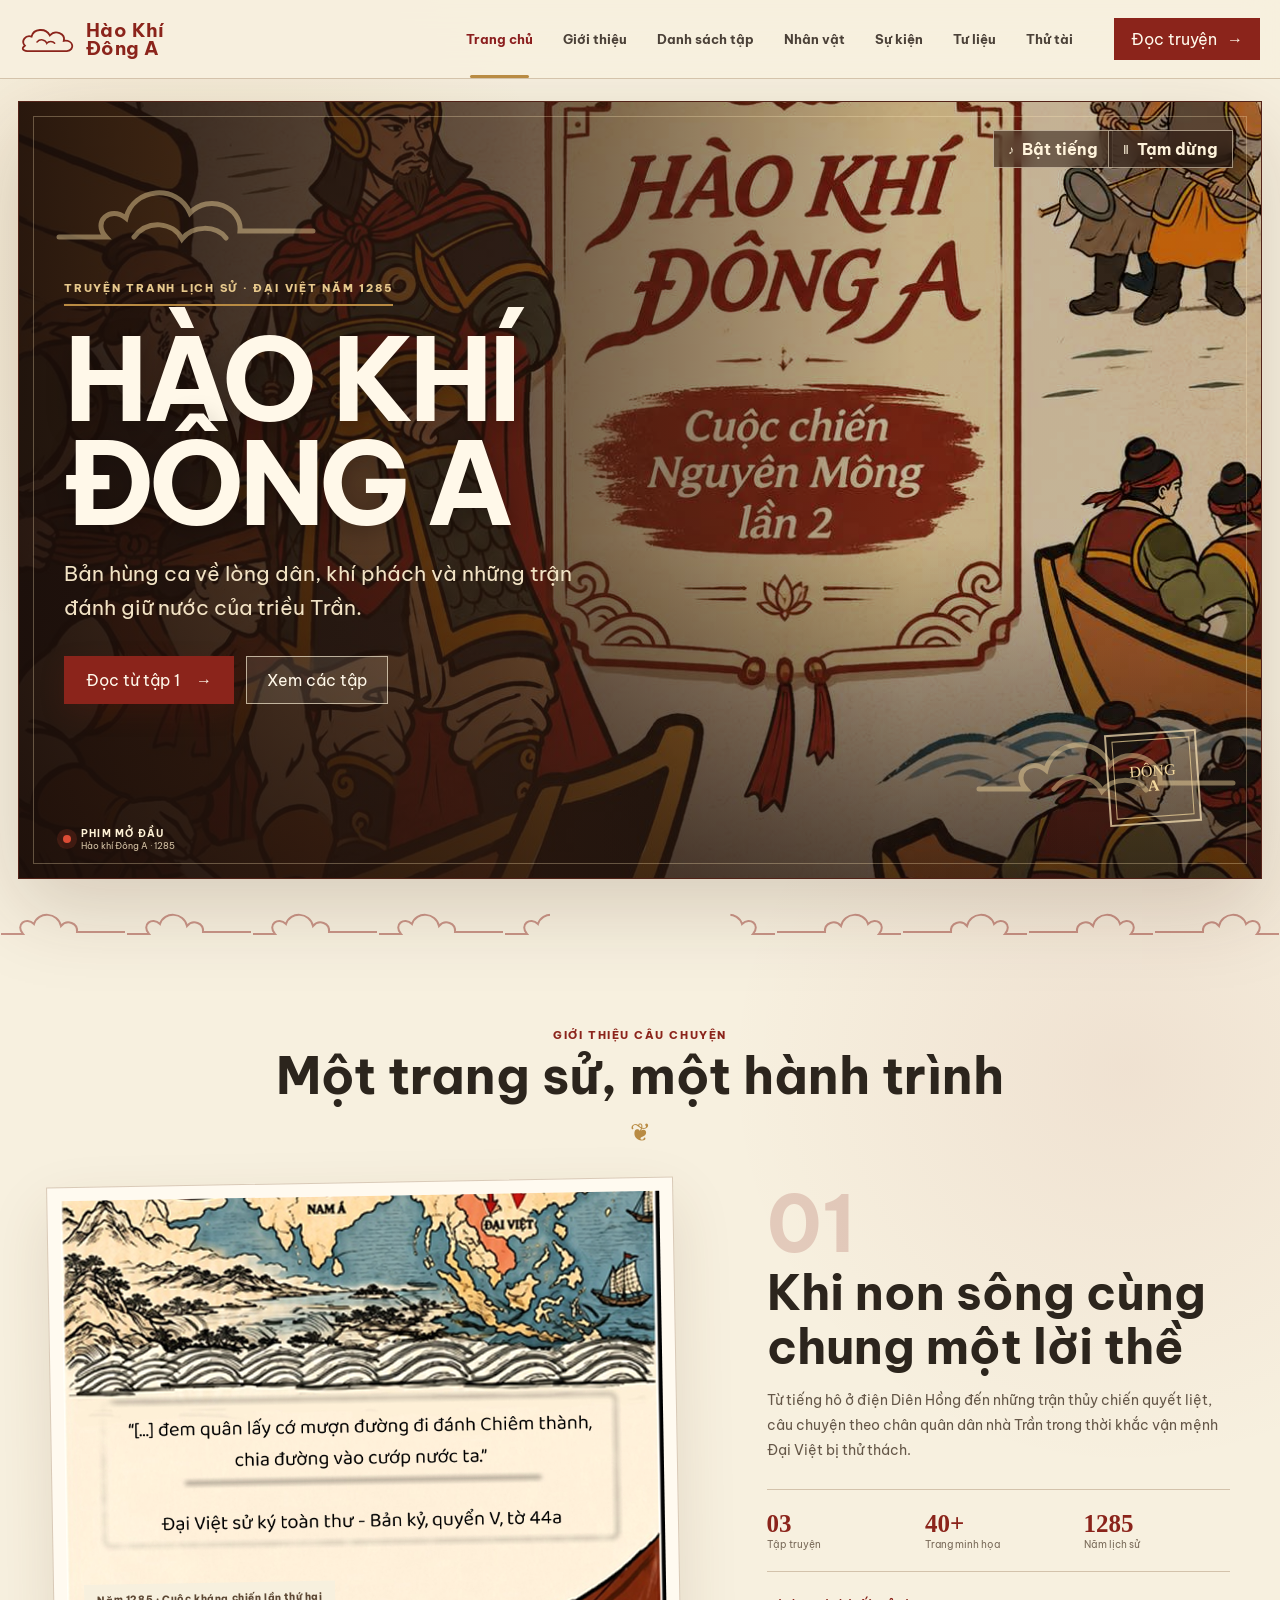
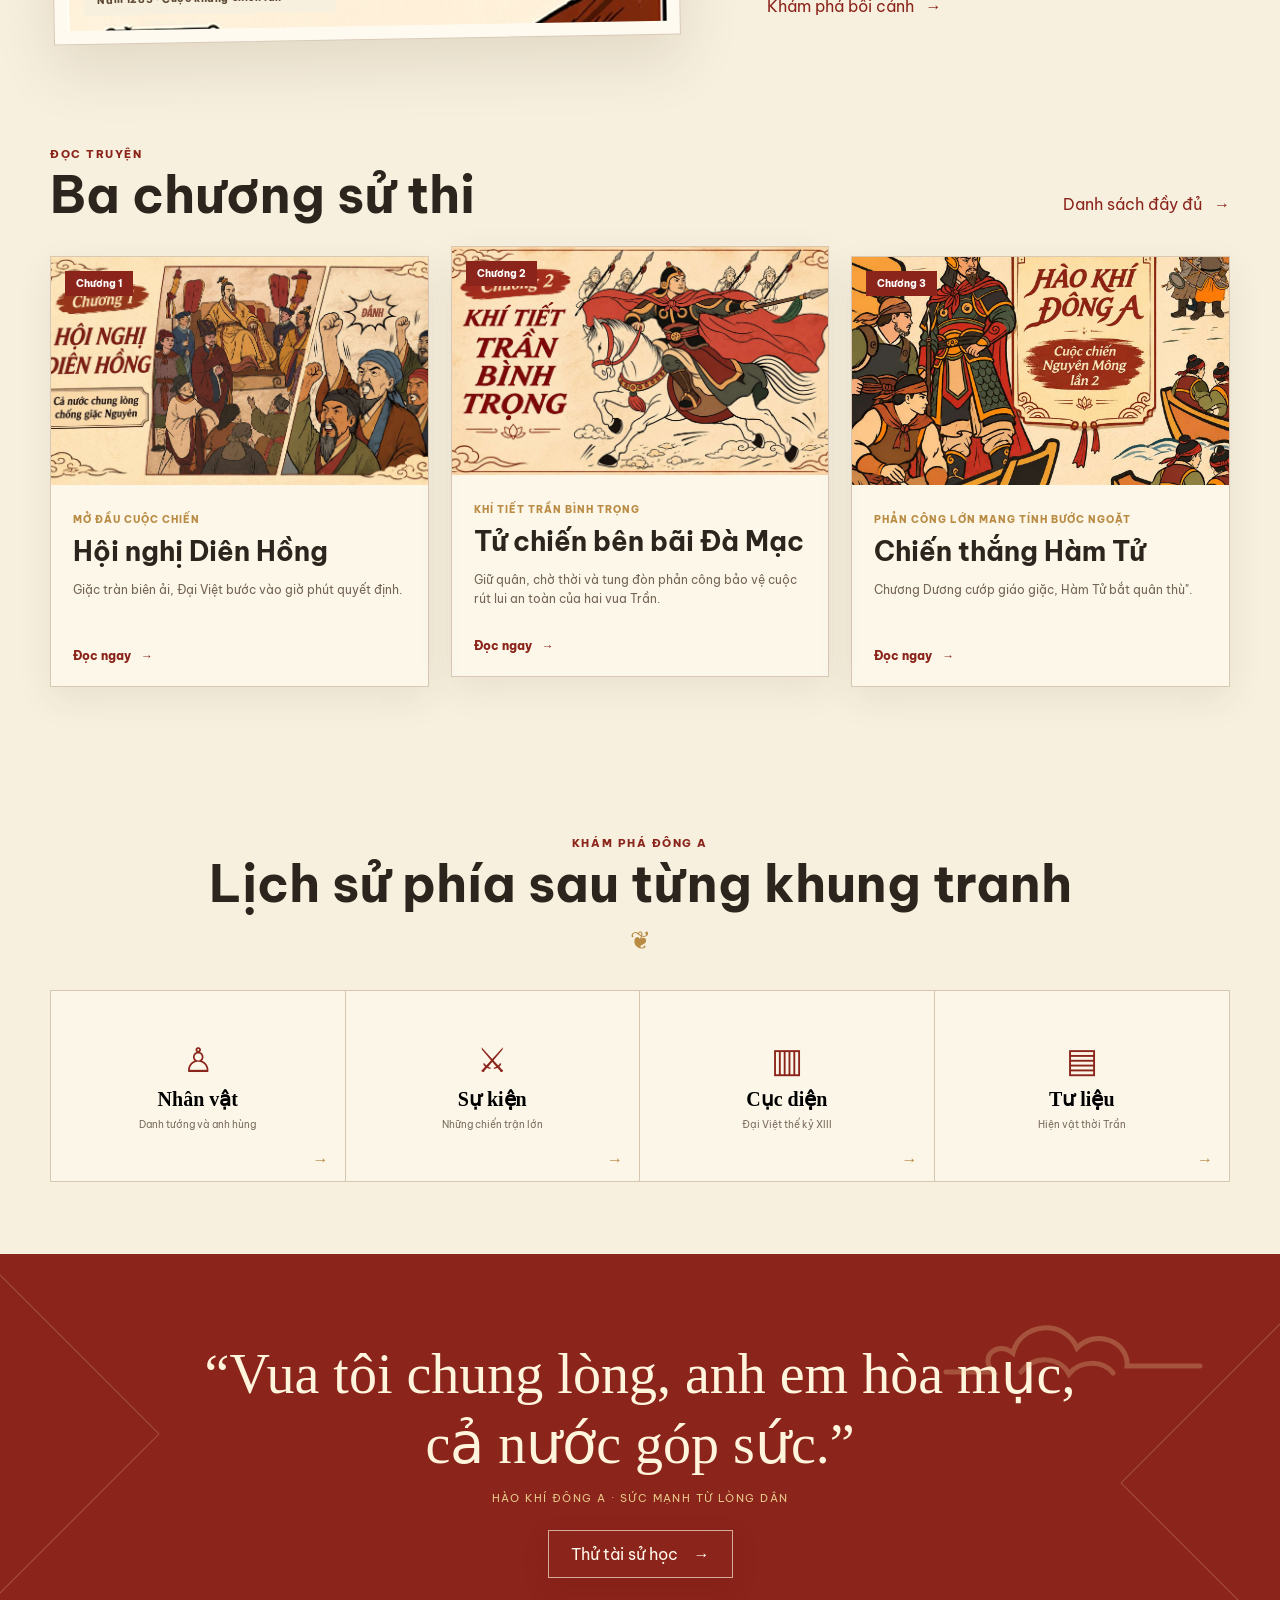
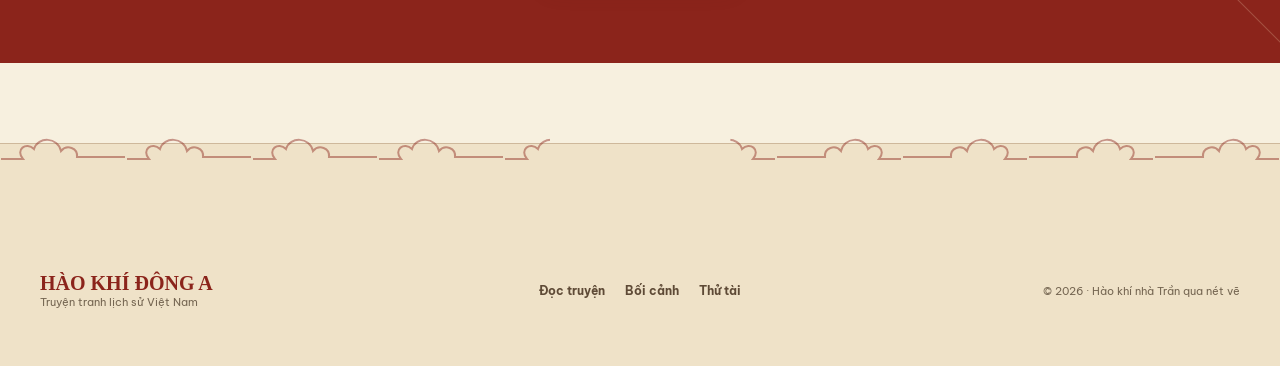
<file: index.html>
<!doctype html>
<html lang="vi">
<head>
  <meta charset="UTF-8">
  <meta name="viewport" content="width=device-width, initial-scale=1.0">
  <title>Hào Khí Đông A · Truyện tranh lịch sử Việt Nam</title>
  <meta name="description" content="Theo dấu quân dân nhà Trần trong cuộc kháng chiến chống Nguyên Mông qua truyện tranh lịch sử Hào Khí Đông A.">
  <link rel="preconnect" href="https://fonts.googleapis.com">
  <link rel="preconnect" href="https://fonts.gstatic.com" crossorigin>
  <link href="https://fonts.googleapis.com/css2?family=Be+Vietnam+Pro:wght@400;500;600;700;800;900&family=Montserrat:wght@600;700;800;900&display=swap" rel="stylesheet">
  <link rel="stylesheet" href="css/style.css">
  <script defer src="js/main.js"></script>
</head>
<body class="site-v2 home-v2">
  <div class="min-h-screen flex flex-col">
    <header></header>
    <main class="home-main">
      <section class="home-hero home-hero--video" aria-labelledby="home-title">
        <video id="home-hero-video" class="home-hero__art home-hero__video" autoplay muted loop playsinline preload="metadata" poster="images/bia3.jpg">
          <source src="images/clip.mp4" type="video/mp4">
          Trình duyệt của bạn chưa hỗ trợ phát video.
        </video>
        <div class="home-hero__veil"></div>
        <div class="history-cloud history-cloud--one" aria-hidden="true"></div>
        <div class="history-cloud history-cloud--two" aria-hidden="true"></div>
        <div class="home-hero__content">
          <span class="home-kicker">Truyện tranh lịch sử · Đại Việt năm 1285</span>
          <h1 id="home-title">HÀO KHÍ<br>ĐÔNG A</h1>
          <p>Bản hùng ca về lòng dân, khí phách và những trận đánh giữ nước của triều Trần.</p>
          <div class="home-hero__actions">
            <button class="ink-button" onclick="window.location.href='HaoKhiDongA_Trang_02_page-reader.html?chap=chap-1'">Đọc từ tập 1 <span>→</span></button>
            <button class="paper-button" onclick="window.navigateTo('danh-sach-tap')">Xem các tập</button>
          </div>
        </div>
        <div class="home-hero__seal" aria-hidden="true"><span>ĐÔNG</span><b>A</b></div>
        <div class="home-hero__media-note"><span></span><div><b>Phim mở đầu</b><small>Hào khí Đông A · 1285</small></div></div>
        <button id="home-audio-toggle" class="home-video-toggle home-audio-toggle" type="button" onclick="window.toggleHomeAudio(this)" aria-label="Bật tiếng phim mở đầu"><span>♪</span><b>Bật tiếng</b></button>
        <button id="home-video-toggle" class="home-video-toggle" type="button" onclick="window.toggleHomeVideo(this)" aria-label="Tạm dừng phim mở đầu"><span>Ⅱ</span><b>Tạm dừng</b></button>
      </section>

      <div class="cloud-divider" aria-hidden="true"></div>

      <section class="home-story site-section">
        <div class="section-heading section-heading--ornament">
          <span>Giới thiệu câu chuyện</span>
          <h2>Một trang sử, một hành trình</h2>
        </div>
        <div class="home-story__grid">
          <figure class="home-story__art">
            <img src="images/tap-1/comic_page_tranquoctoan_1.jpg" alt="Bản đồ đường tiến quân Nguyên Mông và quân dân Đại Việt">
            <figcaption>Năm 1285 · Cuộc kháng chiến lần thứ hai</figcaption>
          </figure>
          <div class="home-story__copy">
            <span class="chapter-number">01</span>
            <h3>Khi non sông cùng chung một lời thề</h3>
            <p>Từ tiếng hô ở điện Diên Hồng đến những trận thủy chiến quyết liệt, câu chuyện theo chân quân dân nhà Trần trong thời khắc vận mệnh Đại Việt bị thử thách.</p>
            <div class="story-facts">
              <div><b>03</b><span>Tập truyện</span></div>
              <div><b>40+</b><span>Trang minh họa</span></div>
              <div><b>1285</b><span>Năm lịch sử</span></div>
            </div>
            <button class="text-link" onclick="window.navigateTo('gioi-thieu')">Khám phá bối cảnh <span>→</span></button>
          </div>
        </div>
      </section>

      <section class="home-episodes site-section" id="episodes">
        <div class="section-heading section-heading--split">
          <div><span>Đọc truyện</span><h2>Ba chương sử thi</h2></div>
          <button class="text-link" onclick="window.navigateTo('danh-sach-tap')">Danh sách đầy đủ <span>→</span></button>
        </div>
        <div class="episode-grid">
          <article class="episode-card">
            <div class="episode-card__image"><img src="images/bia1.jpg" alt="Bìa chương 1: Hội nghị Diên Hồng"><span>Chương 1</span></div>
            <div class="episode-card__body"><small>Mở đầu cuộc chiến</small><h3>Hội nghị Diên Hồng</h3><p>Giặc tràn biên ải, Đại Việt bước vào giờ phút quyết định.</p><a href="HaoKhiDongA_Trang_02_page-reader.html?chap=chap-1">Đọc ngay <span>→</span></a></div>
          </article>
          <article class="episode-card episode-card--featured">
            <div class="episode-card__image"><img src="images/bia2.jpg" alt="Bìa chương 2: Khí tiết Trần Bình Trọng"><span>Chương 2</span></div>
            <div class="episode-card__body"><small>Khí tiết Trần Bình Trọng</small><h3>Tử chiến bên bãi Đà Mạc</h3><p>Giữ quân, chờ thời và tung đòn phản công bảo vệ cuộc rút lui an toàn của hai vua Trần. </p><a href="HaoKhiDongA_Trang_02_page-reader.html?chap=chap-2">Đọc ngay <span>→</span></a></div>
          </article>
          <article class="episode-card">
            <div class="episode-card__image"><img src="images/bia3.jpg" alt="Bìa chương 3: Cuộc chiến Nguyên Mông lần hai"><span>Chương 3</span></div>
            <div class="episode-card__body"><small> Phản công lớn mang tính bước ngoặt</small><h3>Chiến thắng Hàm Tử</h3><p>Chương Dương cướp giáo giặc, Hàm Tử bắt quân thù".</p><a href="HaoKhiDongA_Trang_02_page-reader.html?chap=chap-3">Đọc ngay <span>→</span></a></div>
          </article>
        </div>
      </section>

      <section class="home-explore site-section">
        <div class="section-heading section-heading--ornament"><span>Khám phá Đông A</span><h2>Lịch sử phía sau từng khung tranh</h2></div>
        <div class="explore-grid">
          <button onclick="window.navigateTo('nhan-vat')"><span class="explore-icon">♙</span><b>Nhân vật</b><small>Danh tướng và anh hùng</small><i>→</i></button>
          <button onclick="window.navigateTo('su-kien')"><span class="explore-icon">⚔</span><b>Sự kiện</b><small>Những chiến trận lớn</small><i>→</i></button>
          <button onclick="window.navigateTo('boi-canh')"><span class="explore-icon">▥</span><b>Cục diện</b><small>Đại Việt thế kỷ XIII</small><i>→</i></button>
          <button onclick="window.navigateTo('tu-lieu')"><span class="explore-icon">▤</span><b>Tư liệu</b><small>Hiện vật thời Trần</small><i>→</i></button>
        </div>
      </section>

      <section class="home-quote">
        <div class="history-cloud history-cloud--three" aria-hidden="true"></div>
        <p>“Vua tôi chung lòng, anh em hòa mục, cả nước góp sức.”</p>
        <span>Hào khí Đông A · Sức mạnh từ lòng dân</span>
        <button class="ink-button" onclick="window.navigateTo('trac-nghiem')">Thử tài sử học <b>→</b></button>
      </section>
    </main>
    <footer></footer>
  </div>
</body>
</html>
</file>
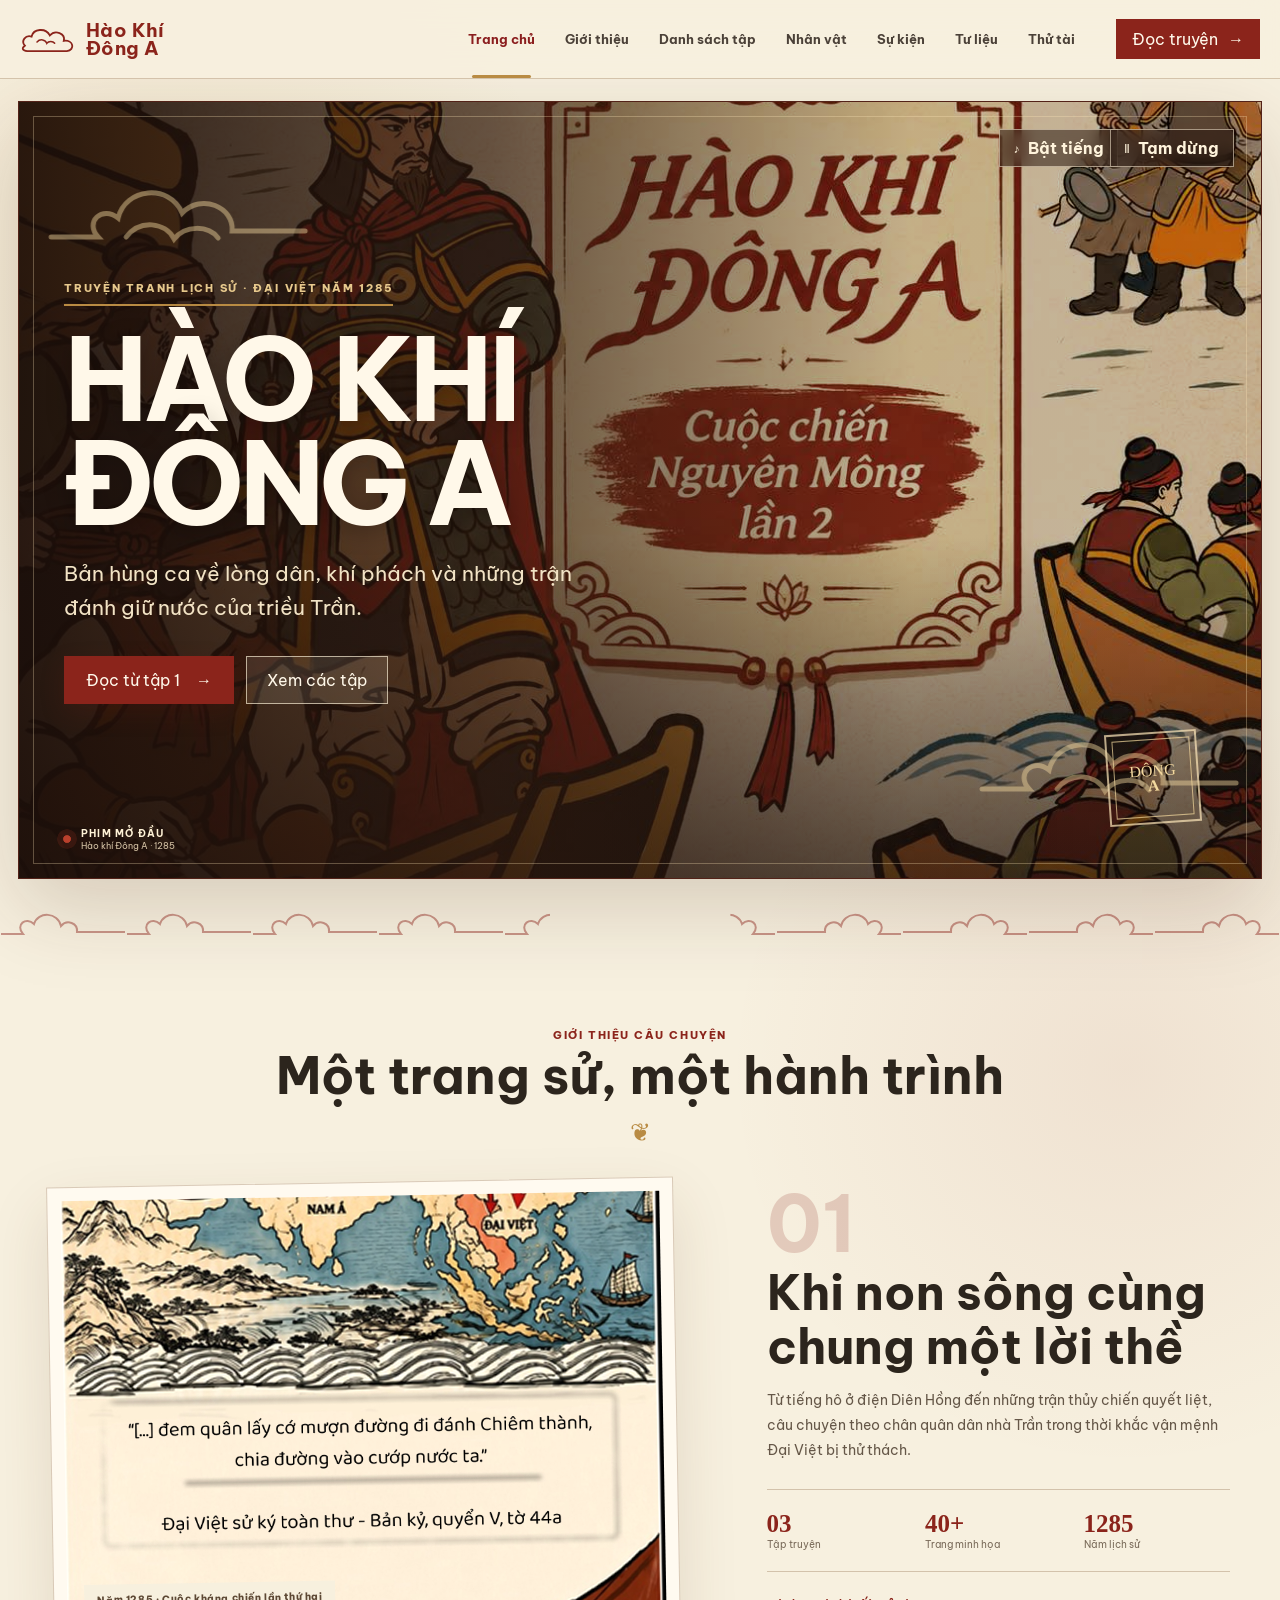
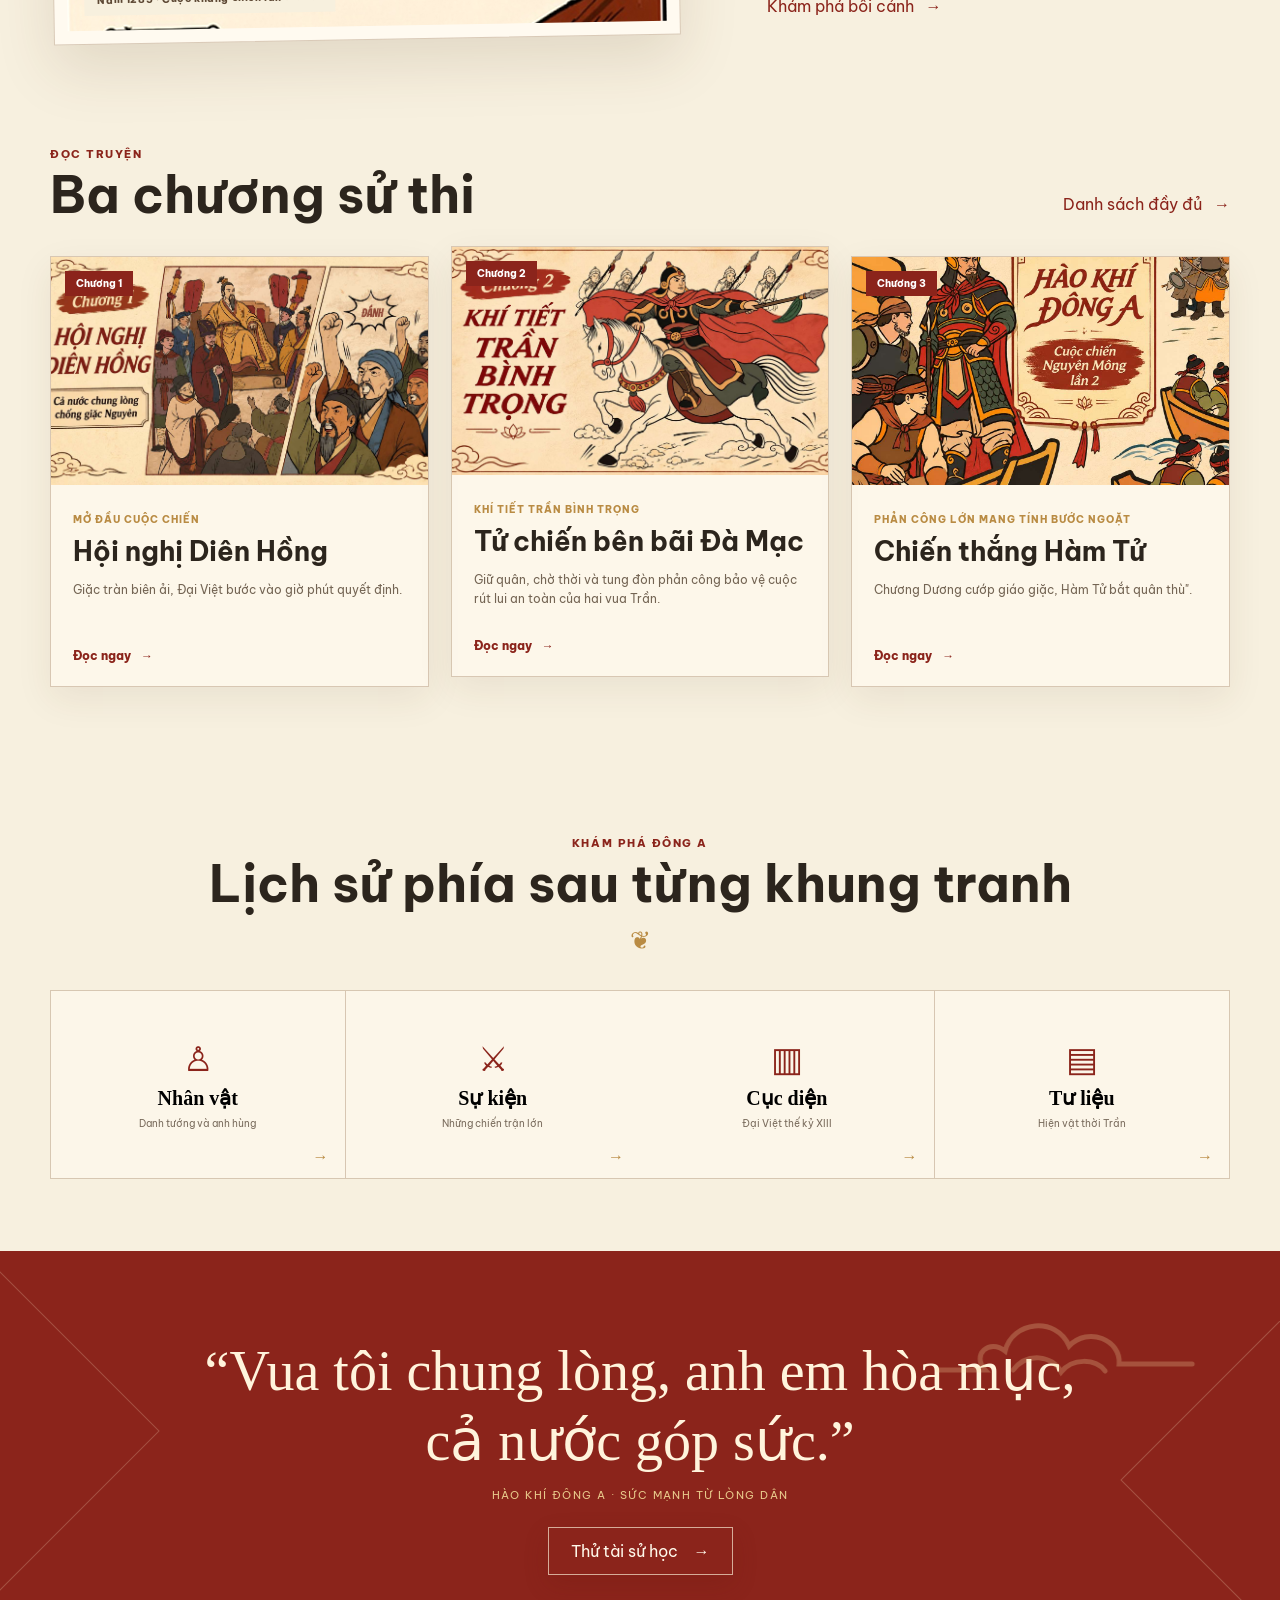
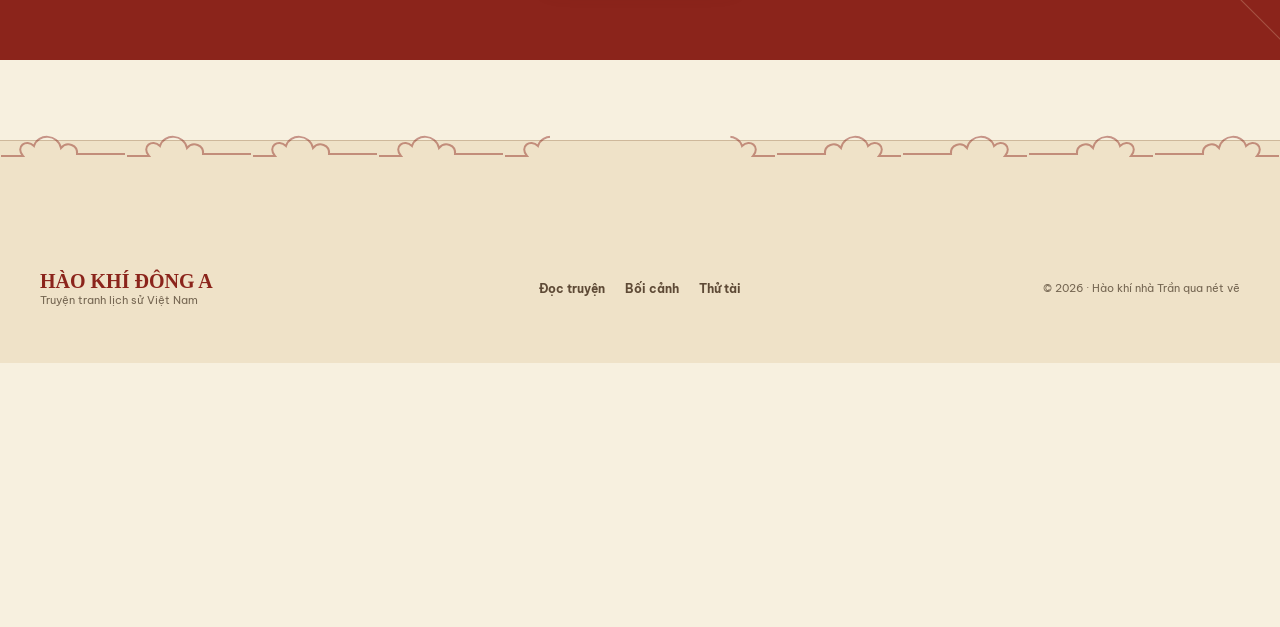
<file: HaoKhiDongA_Trang_01_page-home.html>
<!doctype html>
<html lang="vi">
<head>
  <meta charset="UTF-8">
  <meta name="viewport" content="width=device-width, initial-scale=1.0">
  <title>Hào Khí Đông A</title>
  <meta http-equiv="refresh" content="0; url=index.html">
  <link rel="canonical" href="index.html">
</head>
<body><p><a href="index.html">Mở trang chủ Hào Khí Đông A</a></p></body>
</html>
</file>
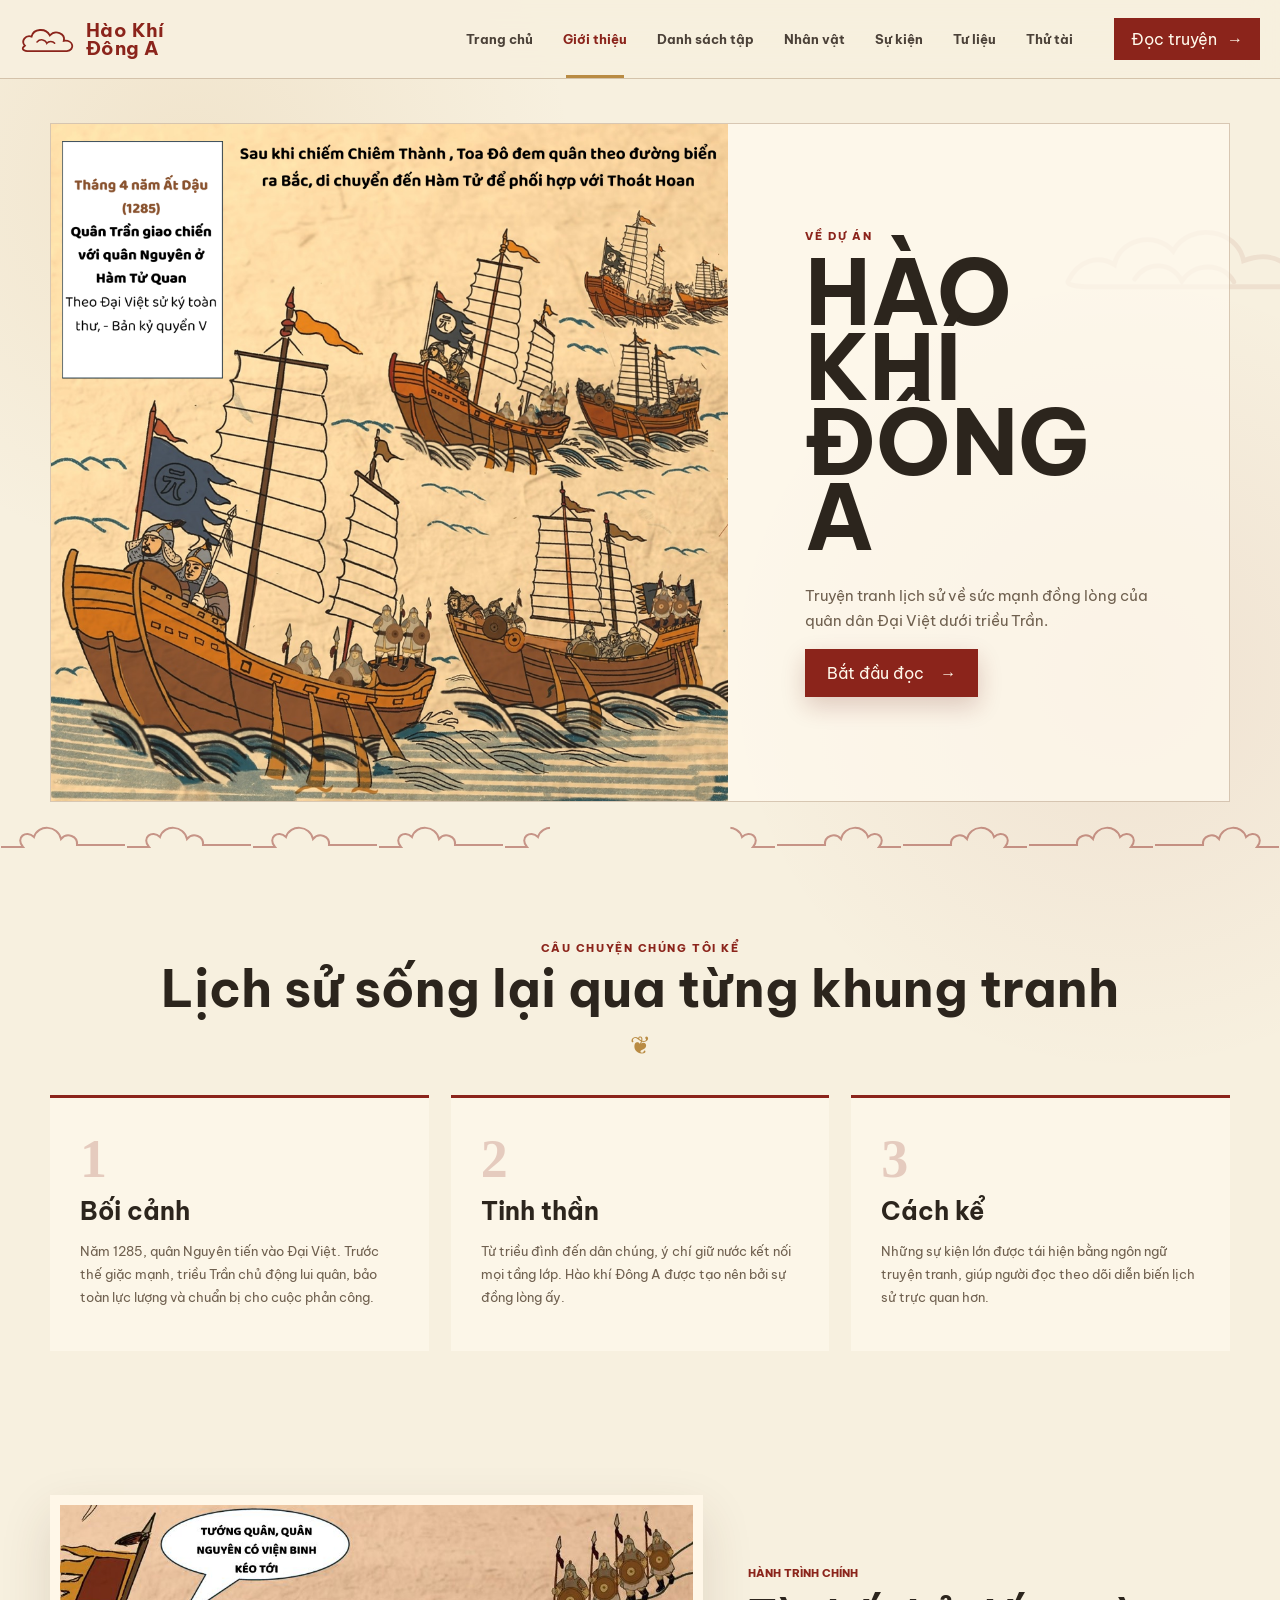
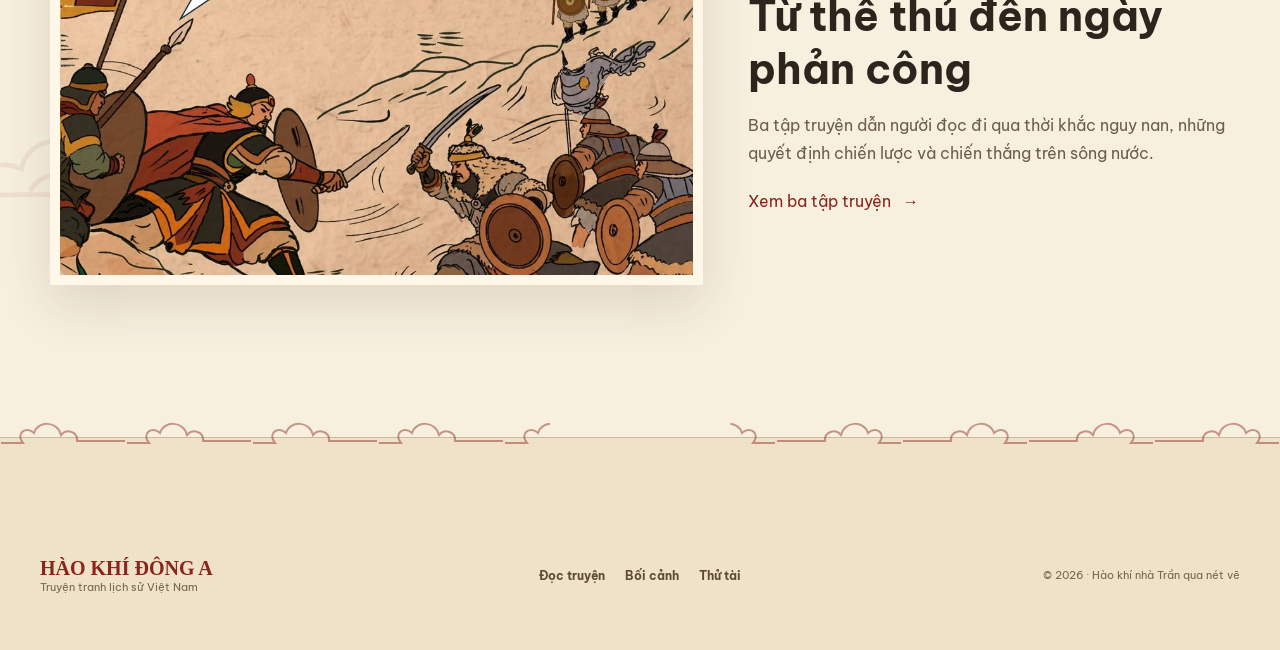
<file: HaoKhiDongA_Trang_09_page-about.html>
<!doctype html>
<html lang="vi">
<head>
  <meta charset="UTF-8">
  <meta name="viewport" content="width=device-width, initial-scale=1.0">
  <title>Giới thiệu · Hào Khí Đông A</title>
  <meta name="description" content="Giới thiệu dự án truyện tranh lịch sử Hào Khí Đông A và bối cảnh cuộc kháng chiến chống Nguyên Mông lần thứ hai.">
  <link rel="preconnect" href="https://fonts.googleapis.com"><link rel="preconnect" href="https://fonts.gstatic.com" crossorigin>
  <link href="https://fonts.googleapis.com/css2?family=Be+Vietnam+Pro:wght@400;500;600;700;800;900&family=Montserrat:wght@600;700;800;900&display=swap" rel="stylesheet">
  <link rel="stylesheet" href="css/style.css"><script defer src="js/main.js"></script>
</head>
<body class="site-v2 story-page-v2">
  <div class="min-h-screen flex flex-col"><header></header>
    <main class="story-main">
      <section class="story-cover">
        <img src="images/tap-3/01.png" alt="Đoàn chiến thuyền trên sông">
        <div class="story-cover__panel">
          <span>Về dự án</span><h1>HÀO KHÍ<br>ĐÔNG A</h1>
          <p>Truyện tranh lịch sử về sức mạnh đồng lòng của quân dân Đại Việt dưới triều Trần.</p>
          <button class="ink-button" onclick="window.navigateTo('doc-truyen')">Bắt đầu đọc <b>→</b></button>
        </div>
      </section>
      <div class="cloud-divider" aria-hidden="true"></div>
      <section class="story-intro site-section">
        <div class="section-heading section-heading--ornament"><span>Câu chuyện chúng tôi kể</span><h2>Lịch sử sống lại qua từng khung tranh</h2></div>
        <div class="story-intro__grid">
          <div><span class="story-dropcap">1</span><h3>Bối cảnh</h3><p>Năm 1285, quân Nguyên tiến vào Đại Việt. Trước thế giặc mạnh, triều Trần chủ động lui quân, bảo toàn lực lượng và chuẩn bị cho cuộc phản công.</p></div>
          <div><span class="story-dropcap">2</span><h3>Tinh thần</h3><p>Từ triều đình đến dân chúng, ý chí giữ nước kết nối mọi tầng lớp. Hào khí Đông A được tạo nên bởi sự đồng lòng ấy.</p></div>
          <div><span class="story-dropcap">3</span><h3>Cách kể</h3><p>Những sự kiện lớn được tái hiện bằng ngôn ngữ truyện tranh, giúp người đọc theo dõi diễn biến lịch sử trực quan hơn.</p></div>
        </div>
      </section>
      <section class="story-feature site-section">
        <img src="images/tap-2/01.jpg" alt="Quân Trần đón viện binh và chuẩn bị phản công">
        <div><span>Hành trình chính</span><h2>Từ thế thủ đến ngày phản công</h2><p>Ba tập truyện dẫn người đọc đi qua thời khắc nguy nan, những quyết định chiến lược và chiến thắng trên sông nước.</p><button class="text-link" onclick="window.navigateTo('danh-sach-tap')">Xem ba tập truyện <b>→</b></button></div>
      </section>
    </main><footer></footer>
  </div>
</body>
</html>
</file>
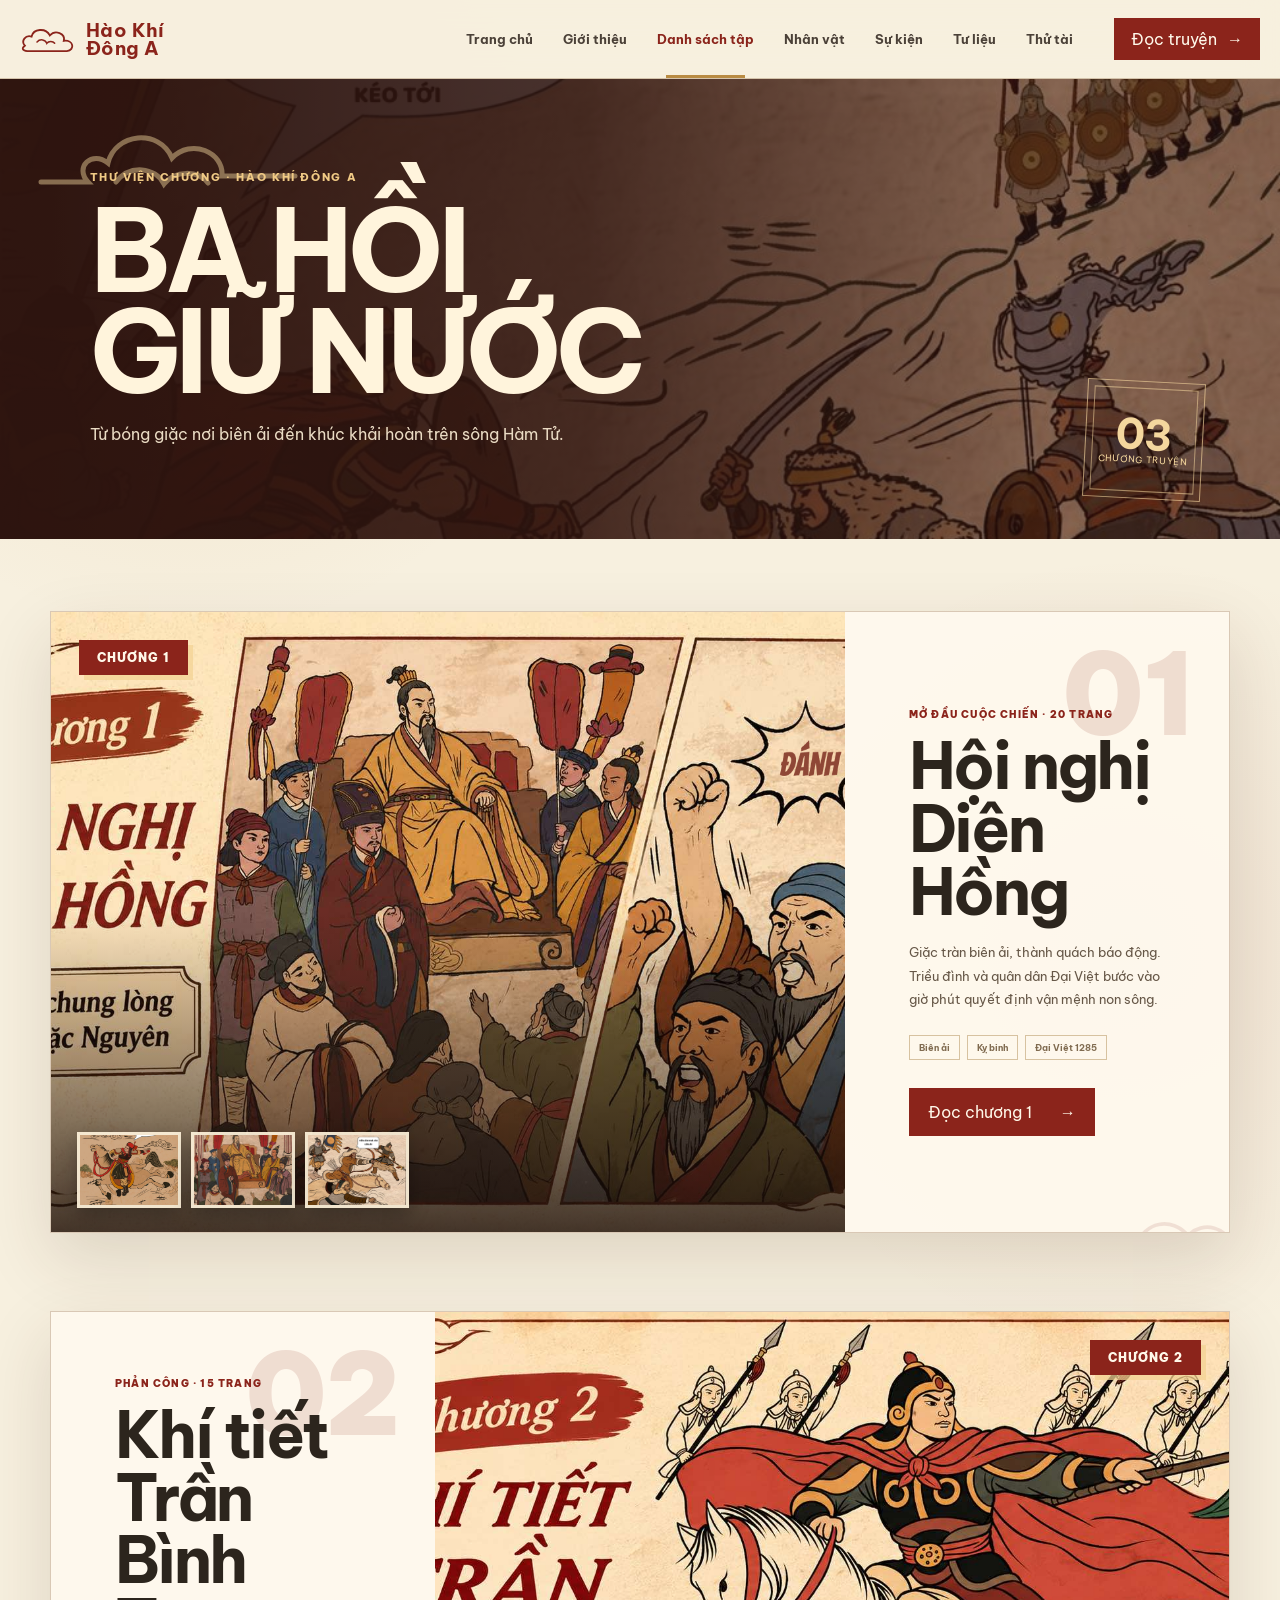
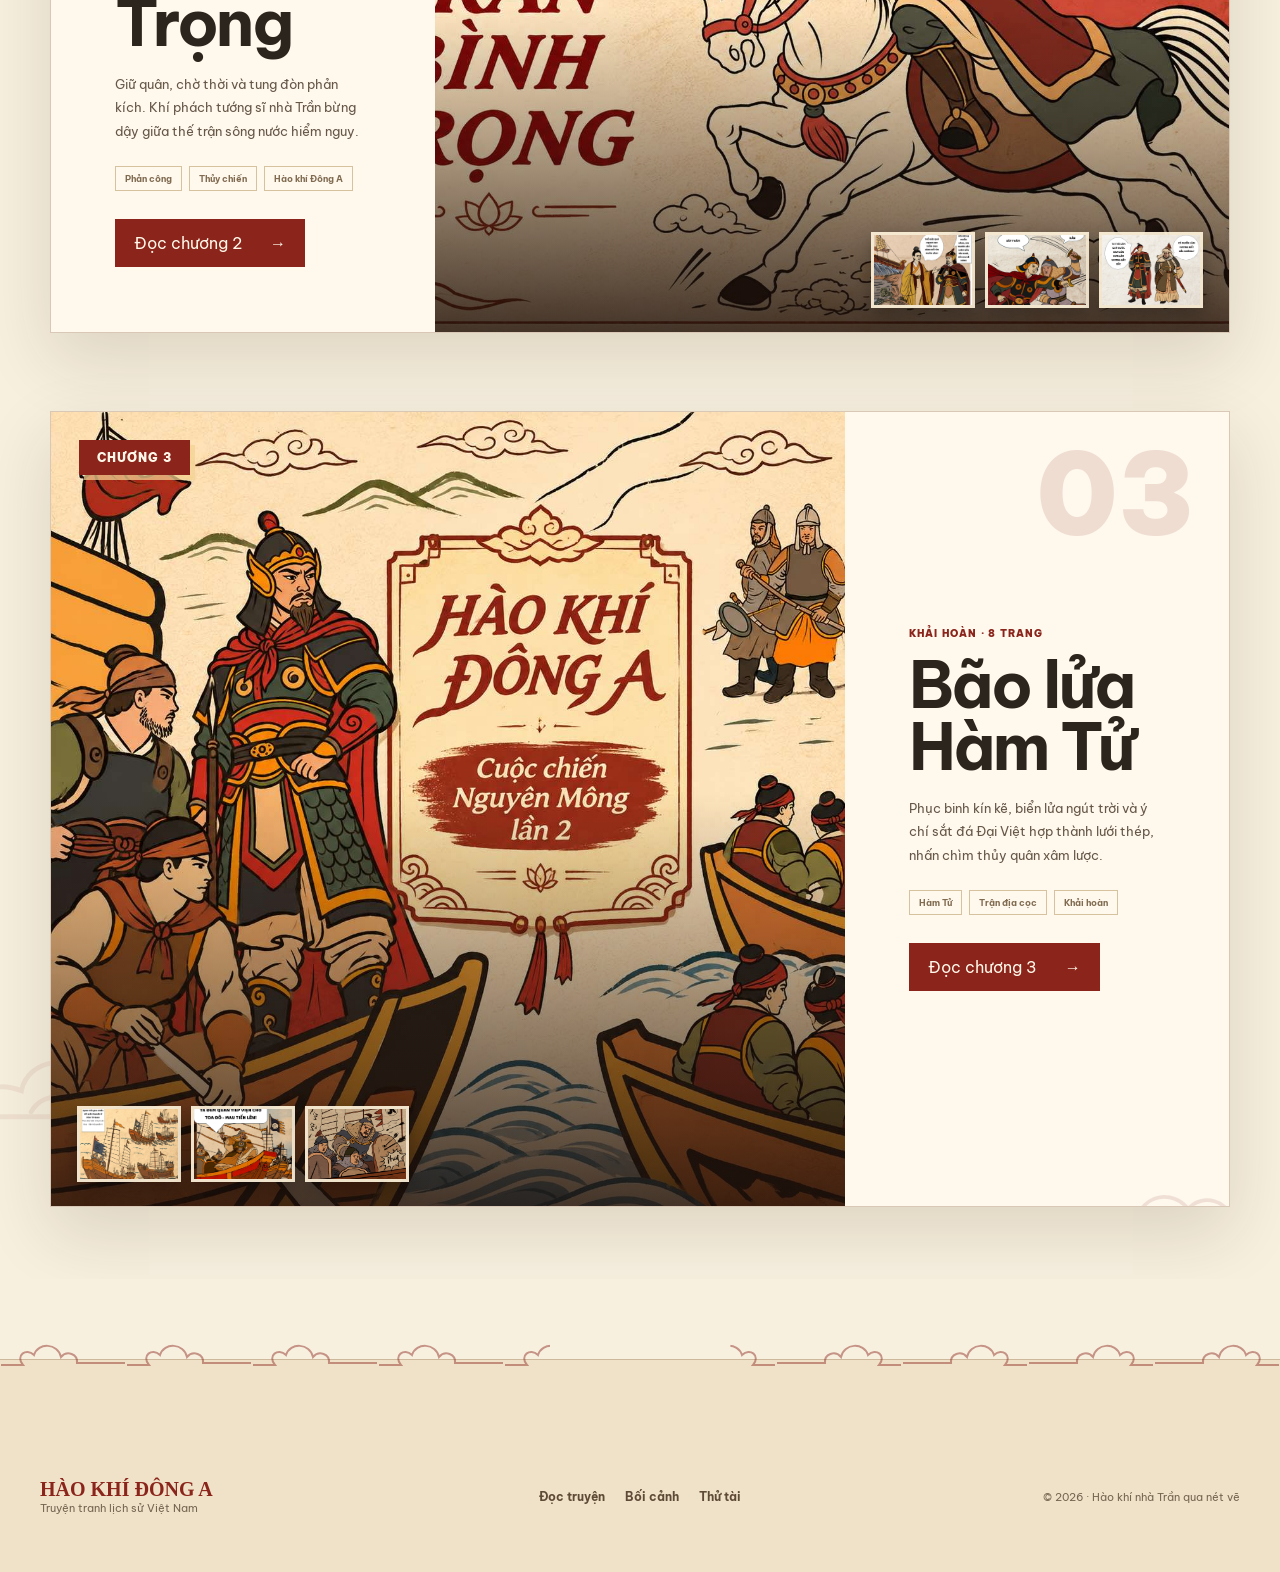
<file: HaoKhiDongA_Trang_10_page-episodes.html>
<!doctype html>
<html lang="vi">
<head>
  <meta charset="UTF-8">
  <meta name="viewport" content="width=device-width, initial-scale=1.0">
  <title>Danh sách tập · Hào Khí Đông A</title>
  <meta name="description" content="Danh sách ba tập truyện tranh lịch sử Hào Khí Đông A.">
  <link rel="preconnect" href="https://fonts.googleapis.com"><link rel="preconnect" href="https://fonts.gstatic.com" crossorigin>
  <link href="https://fonts.googleapis.com/css2?family=Be+Vietnam+Pro:wght@400;500;600;700;800;900&family=Montserrat:wght@600;700;800;900&display=swap" rel="stylesheet">
  <link rel="stylesheet" href="css/style.css"><script defer src="js/main.js"></script>
</head>
<body class="site-v2 episodes-page-v2">
  <div class="min-h-screen flex flex-col"><header></header>
    <main class="episodes-main">
      <section class="episodes-hero">
        <span>Thư viện chương · Hào khí Đông A</span>
        <h1>BA HỒI<br>GIỮ NƯỚC</h1>
        <p>Từ bóng giặc nơi biên ải đến khúc khải hoàn trên sông Hàm Tử.</p>
        <div class="history-cloud history-cloud--one" aria-hidden="true"></div>
        <div class="episodes-hero__count"><b>03</b><small>chương truyện</small></div>
      </section>
      <section class="chapter-library site-section" aria-label="Danh sách chương truyện">
        <article class="chapter-showcase" id="chuong-1">
          <a class="chapter-showcase__visual" href="HaoKhiDongA_Trang_02_page-reader.html?chap=chap-1" aria-label="Đọc chương 1: Bóng quân Nguyên">
            <img class="chapter-showcase__cover" src="images/bia1.jpg" alt="Bìa chương 1: Hội nghị Diên Hồng">
            <span class="chapter-showcase__stamp">Chương 1</span>
            <div class="chapter-showcase__previews" aria-hidden="true">
              <img src="images/tap-1/comic_page_tranquoctoan_8.jpg" alt="">
              <img src="images/tap-1/comic_page_tranquoctoan_10.jpg" alt="">
              <img src="images/tap-1/comic_page_tranquoctoan_14.jpg" alt="">
            </div>
          </a>
          <div class="chapter-showcase__copy">
            <div class="chapter-showcase__number">01</div>
            <span class="chapter-showcase__eyebrow">Mở đầu cuộc chiến · 20 trang</span>
            <h2>Hội nghị Diên Hồng</h2>
            <p>Giặc tràn biên ải, thành quách báo động. Triều đình và quân dân Đại Việt bước vào giờ phút quyết định vận mệnh non sông.</p>
            <div class="chapter-showcase__tags"><span>Biên ải</span><span>Kỵ binh</span><span>Đại Việt 1285</span></div>
            <a class="chapter-read-button" href="HaoKhiDongA_Trang_02_page-reader.html?chap=chap-1">Đọc chương 1 <b>→</b></a>
          </div>
        </article>

        <article class="chapter-showcase chapter-showcase--reverse" id="chuong-2">
          <a class="chapter-showcase__visual" href="HaoKhiDongA_Trang_02_page-reader.html?chap=chap-2" aria-label="Đọc chương 2: Khí tiết Trần binh">
            <img class="chapter-showcase__cover" src="images/bia2.jpg" alt="Bìa chương 2: Khí tiết Trần Bình Trọng">
            <span class="chapter-showcase__stamp">Chương 2</span>
            <div class="chapter-showcase__previews" aria-hidden="true">
              <img src="images/tap-2/06.jpg" alt="">
              <img src="images/tap-2/08.png" alt="">
              <img src="images/tap-2/10.png" alt="">
            </div>
          </a>
          <div class="chapter-showcase__copy">
            <div class="chapter-showcase__number">02</div>
            <span class="chapter-showcase__eyebrow">Phản công · 15 trang</span>
            <h2>Khí tiết Trần Bình Trọng</h2>
            <p>Giữ quân, chờ thời và tung đòn phản kích. Khí phách tướng sĩ nhà Trần bừng dậy giữa thế trận sông nước hiểm nguy.</p>
            <div class="chapter-showcase__tags"><span>Phản công</span><span>Thủy chiến</span><span>Hào khí Đông A</span></div>
            <a class="chapter-read-button" href="HaoKhiDongA_Trang_02_page-reader.html?chap=chap-2">Đọc chương 2 <b>→</b></a>
          </div>
        </article>

        <article class="chapter-showcase" id="chuong-3">
          <a class="chapter-showcase__visual" href="HaoKhiDongA_Trang_02_page-reader.html?chap=chap-3" aria-label="Đọc chương 3: Khải hoàn Hàm Tử">
            <img class="chapter-showcase__cover" src="images/bia3.jpg" alt="Bìa chương 3: Cuộc chiến Nguyên Mông lần hai">
            <span class="chapter-showcase__stamp">Chương 3</span>
            <div class="chapter-showcase__previews" aria-hidden="true">
              <img src="images/tap-3/01.png" alt="">
              <img src="images/tap-3/03.png" alt="">
              <img src="images/tap-3/08.jpg" alt="">
            </div>
          </a>
          <div class="chapter-showcase__copy">
            <div class="chapter-showcase__number">03</div>
            <span class="chapter-showcase__eyebrow">Khải hoàn · 8 trang</span>
            <h2>Bão lửa<br>Hàm Tử</h2>
            <p>Phục binh kín kẽ, biển lửa ngút trời và ý chí sắt đá Đại Việt hợp thành lưới thép, nhấn chìm thủy quân xâm lược.</p>
            <div class="chapter-showcase__tags"><span>Hàm Tử</span><span>Trận địa cọc</span><span>Khải hoàn</span></div>
            <a class="chapter-read-button" href="HaoKhiDongA_Trang_02_page-reader.html?chap=chap-3">Đọc chương 3 <b>→</b></a>
          </div>
        </article>
      </section>
    </main><footer></footer>
  </div>
</body>
</html>
</file>
<file: css/style.css>
@charset "UTF-8";

/* ========================================================================== 
   HÀO KHÍ ĐÔNG A - CSS DÙNG CHUNG (SHARED STYLESHEET)
   Dự án giáo dục lịch sử văn hóa Việt Nam thời Trần qua truyện tranh & hiện vật
   ========================================================================== */

/* Google Fonts Import */
@import url('https://fonts.googleapis.com/css2?family=Be+Vietnam+Pro:ital,wght@0,300;0,400;0,500;0,600;0,700;0,800;0,900;1,400;1,600;1,700&family=Montserrat:ital,wght@0,600;0,700;0,800;0,900;1,700&display=swap');

:root {
  --color-bg-paper: #FAF7F0;
  --color-bg-paper-alt: #F2EBD9;
  --color-bg-card: #FAF7F0;
  --color-primary: #8B1E1E; /* Đỏ chu sa / huyết dụ triều đình */
  --color-primary-dark: #701616;
  --color-secondary: #D4A359; /* Vàng hoàng gia / đồng thau */
  --color-secondary-dark: #785928;
  --color-accent-green: #235347; /* Xanh ngọc men gốm / diên hồng */
  --color-text-main: #1C1917;
  --color-text-muted: #57534E;
  --color-text-subtle: #78716C;
}

/* Base Body Styles */
body {
  font-family: 'Be Vietnam Pro', -apple-system, BlinkMacSystemFont, 'Segoe UI', Roboto, Helvetica, Arial, sans-serif;
  background-color: var(--color-bg-paper);
  color: var(--color-text-main);
  margin: 0;
  padding: 0;
  min-height: 100vh;
  text-rendering: optimizeLegibility;
  -webkit-font-smoothing: antialiased;
  -moz-osx-font-smoothing: grayscale;
}

/* Typography */
.font-heading {
  font-family: 'Montserrat', 'Be Vietnam Pro', sans-serif;
  font-weight: 800;
}

/* Animations */
@keyframes sonPing {
  0% {
    transform: scale(0.95);
    opacity: 0.85;
  }
  70%, 100% {
    transform: scale(2.2);
    opacity: 0;
  }
}

.animate-son-ping {
  animation: sonPing 1.8s cubic-bezier(0, 0, 0.2, 1) infinite;
}

@keyframes fadeIn {
  from {
    opacity: 0;
    transform: translateY(6px);
  }
  to {
    opacity: 1;
    transform: translateY(0);
  }
}

.animate-fade-in {
  animation: fadeIn 0.25s ease-out forwards;
}

/* Scrollbar Utility */
.no-scrollbar::-webkit-scrollbar {
  display: none;
}
.no-scrollbar {
  -ms-overflow-style: none;
  scrollbar-width: none;
}

/* Interactive Elements & Transitions */
button, a {
  transition: all 0.2s ease-in-out;
}

/* Image Presentation Styles */
img {
  max-width: 100%;
  display: block;
}

/* Modal Backdrops */
.modal-backdrop {
  background-color: rgba(28, 25, 23, 0.75);
  backdrop-filter: blur(4px);
}

/* Card Hover Enhancements */
.card-hover-effect {
  transition: transform 0.25s ease, box-shadow 0.25s ease, border-color 0.25s ease;
}
.card-hover-effect:hover {
  transform: translateY(-2px);
  box-shadow: 0 10px 25px -5px rgba(139, 30, 30, 0.1), 0 8px 10px -6px rgba(139, 30, 30, 0.1);
}

/* Active Navigation Indicator */
.nav-active-link {
  color: #8B1E1E !important;
  font-weight: 700 !important;
  position: relative;
}
.nav-active-link::after {
  content: '';
  position: absolute;
  bottom: 0;
  left: 15%;
  right: 15%;
  height: 2px;
  background-color: #8B1E1E;
  border-radius: 9999px;
}

/* ==========================================================================
   MYSTERY BOX UNBOXING EFFECTS (HIỆU ỨNG HỘP QUÀ BÍ MẬT 3D)
   ========================================================================== */

/* 3D Scene Perspective */
.unboxing-scene {
  perspective: 1200px;
}

/* Mystery Chest / Box */
.mystery-box-wrapper {
  position: relative;
  transition: transform 0.4s cubic-bezier(0.175, 0.885, 0.32, 1.275), box-shadow 0.4s ease;
  cursor: pointer;
}

.mystery-box-wrapper:hover {
  transform: translateY(-6px) scale(1.02);
  box-shadow: 0 25px 50px -12px rgba(212, 163, 89, 0.4), 0 0 30px rgba(139, 30, 30, 0.3);
}

/* Shake Animation */
@keyframes boxRumble {
  0%, 100% { transform: translate(0, 0) rotate(0deg); }
  10%, 30%, 50%, 70%, 90% { transform: translate(-6px, -2px) rotate(-3deg) scale(1.05); }
  20%, 40%, 60%, 80% { transform: translate(6px, 2px) rotate(3deg) scale(1.05); }
}

.box-rumble {
  animation: boxRumble 0.75s ease-in-out;
}

/* 3D Chest Lid */
.chest-lid {
  transform-origin: top center;
  transition: transform 0.9s cubic-bezier(0.34, 1.56, 0.64, 1);
  transform-style: preserve-3d;
}

.chest-lid.open {
  transform: rotateX(-125deg) translateY(-25px);
  filter: brightness(1.2);
}

/* Rotating Sunburst God-Rays */
@keyframes spinRays {
  from { transform: rotate(0deg); }
  to { transform: rotate(360deg); }
}

.rotating-rays {
  animation: spinRays 22s linear infinite;
  background: repeating-conic-gradient(
    from 0deg,
    rgba(212, 163, 89, 0.3) 0deg 15deg,
    transparent 15deg 30deg
  );
}

/* Golden Halo Pulsing */
@keyframes haloPulse {
  0%, 100% { transform: scale(0.92); opacity: 0.6; }
  50% { transform: scale(1.1); opacity: 0.95; }
}

.halo-pulse {
  animation: haloPulse 3s ease-in-out infinite;
}

/* Floating Levitation */
@keyframes relicLevitate {
  0%, 100% { transform: translateY(0) scale(1); }
  50% { transform: translateY(-12px) scale(1.02); }
}

.relic-levitate {
  animation: relicLevitate 3.5s ease-in-out infinite;
}

/* Pop Out Emerge Animation */
@keyframes popEmerge {
  0% {
    opacity: 0;
    transform: translateY(90px) scale(0.35) rotate(-6deg);
    filter: blur(12px);
  }
  65% {
    opacity: 1;
    transform: translateY(-20px) scale(1.06) rotate(2deg);
    filter: blur(0);
  }
  100% {
    opacity: 1;
    transform: translateY(0) scale(1) rotate(0deg);
  }
}

.pop-emerge {
  animation: popEmerge 0.95s cubic-bezier(0.19, 1, 0.22, 1) forwards;
}

/* Glow Shadow for Artifact */
.relic-glow {
  box-shadow: 0 0 50px rgba(212, 163, 89, 0.65), 0 0 100px rgba(139, 30, 30, 0.35);
}

/* Sparkle & Confetti particles */
.confetti-particle {
  position: absolute;
  pointer-events: none;
  animation: confettiFall 1.8s cubic-bezier(0.25, 0.46, 0.45, 0.94) forwards;
}

@keyframes confettiFall {
  0% {
    opacity: 1;
    transform: translate(0, 0) scale(1) rotate(0deg);
  }
  100% {
    opacity: 0;
    transform: translate(var(--tx), var(--ty)) scale(0.2) rotate(var(--rot));
  }
}

/* Shimmer ribbon */
@keyframes ribbonShimmer {
  0% { background-position: -200% 0; }
  100% { background-position: 200% 0; }
}

.ribbon-shimmer {
  background: linear-gradient(90deg, #D4A359 0%, #FFF3D6 50%, #D4A359 100%);
  background-size: 200% 100%;
  animation: ribbonShimmer 2.5s infinite linear;
}

/* ==========================================================================
   REALISTIC FLIPBOOK & CORNER PEEL STYLES (TRANG 02 - COMIC READER)
   ========================================================================== */

/* Book perspective container */
.book-stage {
  perspective: 2500px;
  transform-style: preserve-3d;
}

/* Realistic Book Spine & Cover */
.book-binder {
  box-shadow: 
    0 25px 50px -12px rgba(0, 0, 0, 0.45),
    0 0 0 1px rgba(212, 163, 89, 0.5),
    inset 0 0 40px rgba(0, 0, 0, 0.12);
  background: #FAF7F0;
  border-radius: 12px;
  position: relative;
}

/* Book Central Spine Shadow */
.book-spine-shadow {
  background: linear-gradient(
    90deg, 
    rgba(0,0,0,0) 0%, 
    rgba(0,0,0,0.08) 46%, 
    rgba(0,0,0,0.22) 50%, 
    rgba(0,0,0,0.08) 54%, 
    rgba(0,0,0,0) 100%
  );
}

/* Corner Turn Peels */
.corner-curl {
  position: absolute;
  width: 56px;
  height: 56px;
  z-index: 35;
  cursor: pointer;
  overflow: hidden;
  transition: all 0.25s ease-out;
}

/* Bottom Right Corner */
.corner-curl-br {
  bottom: 0;
  right: 0;
}
.corner-curl-br::before {
  content: '';
  position: absolute;
  bottom: 0;
  right: 0;
  width: 0;
  height: 0;
  border-style: solid;
  border-width: 0 0 0 0;
  border-color: transparent transparent #D4A359 transparent;
  transition: all 0.25s cubic-bezier(0.25, 1, 0.5, 1);
  box-shadow: -4px -4px 12px rgba(0, 0, 0, 0.35);
}
.corner-curl-br:hover::before {
  border-width: 0 0 48px 48px;
  border-color: transparent transparent #EFE3CA transparent;
}
.corner-curl-br:hover {
  filter: drop-shadow(-3px -3px 6px rgba(139, 30, 30, 0.4));
}

/* Top Right Corner */
.corner-curl-tr {
  top: 0;
  right: 0;
}
.corner-curl-tr::before {
  content: '';
  position: absolute;
  top: 0;
  right: 0;
  width: 0;
  height: 0;
  border-style: solid;
  border-width: 0 0 0 0;
  border-color: transparent transparent transparent transparent;
  transition: all 0.25s cubic-bezier(0.25, 1, 0.5, 1);
  box-shadow: -4px 4px 12px rgba(0, 0, 0, 0.35);
}
.corner-curl-tr:hover::before {
  border-width: 48px 0 0 48px;
  border-color: transparent transparent transparent #EFE3CA;
}
.corner-curl-tr:hover {
  filter: drop-shadow(-3px 3px 6px rgba(139, 30, 30, 0.4));
}

/* Bottom Left Corner */
.corner-curl-bl {
  bottom: 0;
  left: 0;
}
.corner-curl-bl::before {
  content: '';
  position: absolute;
  bottom: 0;
  left: 0;
  width: 0;
  height: 0;
  border-style: solid;
  border-width: 0 0 0 0;
  border-color: transparent transparent transparent transparent;
  transition: all 0.25s cubic-bezier(0.25, 1, 0.5, 1);
  box-shadow: 4px -4px 12px rgba(0, 0, 0, 0.35);
}
.corner-curl-bl:hover::before {
  border-width: 0 48px 48px 0;
  border-color: transparent #EFE3CA transparent transparent;
}
.corner-curl-bl:hover {
  filter: drop-shadow(3px -3px 6px rgba(139, 30, 30, 0.4));
}

/* Top Left Corner */
.corner-curl-tl {
  top: 0;
  left: 0;
}
.corner-curl-tl::before {
  content: '';
  position: absolute;
  top: 0;
  left: 0;
  width: 0;
  height: 0;
  border-style: solid;
  border-width: 0 0 0 0;
  border-color: transparent transparent transparent transparent;
  transition: all 0.25s cubic-bezier(0.25, 1, 0.5, 1);
  box-shadow: 4px 4px 12px rgba(0, 0, 0, 0.35);
}
.corner-curl-tl:hover::before {
  border-width: 48px 48px 0 0;
  border-color: #EFE3CA transparent transparent transparent;
}
.corner-curl-tl:hover {
  filter: drop-shadow(3px 3px 6px rgba(139, 30, 30, 0.4));
}

/* Flip animations */
@keyframes pageFlipNext {
  0% {
    transform: perspective(1800px) rotateY(0deg);
    box-shadow: 0 10px 25px rgba(0,0,0,0.1);
  }
  50% {
    transform: perspective(1800px) rotateY(-35deg) scale(0.97);
    box-shadow: -25px 15px 40px rgba(0,0,0,0.4);
  }
  100% {
    transform: perspective(1800px) rotateY(0deg);
    box-shadow: 0 10px 25px rgba(0,0,0,0.1);
  }
}

@keyframes pageFlipPrev {
  0% {
    transform: perspective(1800px) rotateY(0deg);
    box-shadow: 0 10px 25px rgba(0,0,0,0.1);
  }
  50% {
    transform: perspective(1800px) rotateY(35deg) scale(0.97);
    box-shadow: 25px 15px 40px rgba(0,0,0,0.4);
  }
  100% {
    transform: perspective(1800px) rotateY(0deg);
    box-shadow: 0 10px 25px rgba(0,0,0,0.1);
  }
}

.anim-flip-next {
  animation: pageFlipNext 0.65s cubic-bezier(0.25, 1, 0.5, 1);
}

.anim-flip-prev {
  animation: pageFlipPrev 0.65s cubic-bezier(0.25, 1, 0.5, 1);
}

/* Fullscreen Mode Styling */
.fullscreen-reader-active {
  position: fixed !important;
  inset: 0 !important;
  width: 100vw !important;
  height: 100vh !important;
  max-width: none !important;
  max-height: none !important;
  z-index: 99999 !important;
  background: radial-gradient(circle at center, #1E1A17 0%, #0A0908 100%) !important;
  padding: 16px 24px !important;
  display: flex !important;
  flex-direction: column !important;
  justify-content: space-between !important;
  overflow-y: auto !important;
}

.fullscreen-reader-active #chapter-main-title {
  color: #FAF7F0 !important;
}

.fullscreen-reader-active #chapter-sub-title {
  color: #D4A359 !important;
}

.fullscreen-reader-active .grid {
  display: flex !important;
  flex-direction: column !important;
  align-items: center !important;
  justify-content: center !important;
  flex: 1 !important;
  width: 100% !important;
  max-width: 1200px !important;
  margin: 0 auto !important;
}

.fullscreen-reader-active .lg\:col-span-8 {
  width: 100% !important;
  max-width: 1080px !important;
}

.fullscreen-reader-active .lg\:col-span-4 {
  display: none !important; /* Hide sidebar in fullscreen to dedicate 100% focus to book */
}

.fullscreen-reader-active .book-binder {
  max-height: calc(100vh - 210px) !important;
  display: flex !important;
  align-items: center !important;
  justify-content: center !important;
  background-color: #181513 !important;
  box-shadow: 0 0 60px rgba(0, 0, 0, 0.8), 0 0 30px rgba(212, 163, 89, 0.25) !important;
}

.fullscreen-reader-active #comic-page-img {
  max-height: calc(100vh - 220px) !important;
  object-fit: contain !important;
}

/* ==========================================================================
   KOREAN WEBTOON / MANHWA CONTINUOUS SCROLL READER (TRANG 02)
   ========================================================================== */

/* Smooth scrolling for webtoon reading */
html {
  scroll-behavior: smooth;
}

/* Webtoon Dark Theme / Cinema Mode */
.webtoon-dark-mode {
  background-color: #12100E !important;
  color: #FAF7F0 !important;
}

.webtoon-dark-mode header {
  background-color: rgba(18, 16, 14, 0.95) !important;
  border-color: rgba(212, 163, 89, 0.2) !important;
}

.webtoon-dark-mode footer {
  background-color: #12100E !important;
  border-color: rgba(212, 163, 89, 0.2) !important;
}

.webtoon-dark-mode .webtoon-page-card {
  background-color: #1A1715 !important;
  border-color: rgba(212, 163, 89, 0.3) !important;
  box-shadow: 0 10px 30px rgba(0, 0, 0, 0.6) !important;
}

.webtoon-dark-mode .webtoon-dialogue-box {
  background-color: #231E1B !important;
  border-color: rgba(212, 163, 89, 0.4) !important;
  color: #FAF7F0 !important;
}

.webtoon-dark-mode .webtoon-dialogue-quote {
  color: #FFC069 !important;
}

.webtoon-dark-mode .webtoon-sidebar-card {
  background-color: #1A1715 !important;
  border-color: rgba(212, 163, 89, 0.3) !important;
  color: #FAF7F0 !important;
}

.webtoon-dark-mode #chapter-main-title {
  color: #FAF7F0 !important;
}

.webtoon-dark-mode #chapter-sub-title {
  color: #A8A29E !important;
}

.webtoon-dark-mode .text-\[\#1C1917\] {
  color: #FAF7F0 !important;
}

.webtoon-dark-mode .text-\[\#44403C\] {
  color: #D6D3D1 !important;
}

.webtoon-dark-mode .text-\[\#57534E\] {
  color: #A8A29E !important;
}

.webtoon-dark-mode .bg-\[\#FAF7F0\] {
  background-color: #1A1715 !important;
}

.webtoon-dark-mode .bg-white {
  background-color: #24201D !important;
}

.webtoon-dark-mode .bg-white\/60 {
  background-color: rgba(36, 32, 29, 0.7) !important;
}

.webtoon-dark-mode .bg-\[\#EFE3CA\] {
  background-color: #2D2723 !important;
}

/* Webtoon Page Art Frame */
.webtoon-page-frame {
  position: relative;
  overflow: hidden;
  box-shadow: 0 12px 35px -8px rgba(0, 0, 0, 0.35);
  transition: transform 0.3s ease, box-shadow 0.3s ease;
}

.webtoon-page-frame img {
  width: 100%;
  height: auto;
  display: block;
}

/* Webtoon Speech Bubble with Tail */
.webtoon-bubble {
  position: relative;
  background: #FFFFFF;
  border: 2px solid rgba(212, 163, 89, 0.6);
  border-radius: 16px;
  box-shadow: 0 4px 14px rgba(0, 0, 0, 0.08);
}

/* Scroll progress indicator */
.webtoon-progress-track {
  height: 4px;
  background: rgba(212, 163, 89, 0.25);
  width: 100%;
  position: fixed;
  top: 0;
  left: 0;
  z-index: 100;
}

.webtoon-progress-fill {
  height: 100%;
  background: linear-gradient(90deg, #8B1E1E 0%, #D4A359 100%);
  transition: width 0.15s ease-out;
}

/* Sticky Header HUD when scrolling */
.webtoon-sticky-hud {
  position: sticky;
  top: 80px;
  z-index: 30;
  backdrop-filter: blur(10px);
  -webkit-backdrop-filter: blur(10px);
  transition: all 0.25s ease-in-out;
}

/* Comic-first reader layout */
.reader-intro {
  padding-top: 8px;
}

.reader-chapter-grid {
  display: grid;
  grid-template-columns: repeat(3, minmax(0, 1fr));
  gap: 14px;
  max-width: 1000px;
  margin: 0 auto;
}

.reader-chapter-card {
  position: relative;
  display: grid;
  grid-template-columns: 92px minmax(0, 1fr);
  min-height: 118px;
  overflow: hidden;
  border: 1px solid rgba(212, 163, 89, 0.55);
  border-radius: 14px;
  background: #fff;
  color: #1C1917;
  text-align: left;
  cursor: pointer;
  box-shadow: 0 7px 20px rgba(39, 28, 18, 0.08);
  transition: transform 0.2s ease, border-color 0.2s ease, box-shadow 0.2s ease;
}

.reader-chapter-card:hover {
  transform: translateY(-2px);
  border-color: #8B1E1E;
  box-shadow: 0 12px 28px rgba(39, 28, 18, 0.14);
}

.reader-chapter-card > img {
  width: 92px;
  height: 100%;
  min-height: 118px;
  object-fit: cover;
  object-position: top;
}

.reader-chapter-card__body {
  display: flex;
  min-width: 0;
  flex-direction: column;
  justify-content: center;
  gap: 3px;
  padding: 14px;
}

.reader-chapter-card__eyebrow {
  color: #8B1E1E;
  font-size: 10px;
  font-weight: 800;
  letter-spacing: 0.08em;
  text-transform: uppercase;
}

.reader-chapter-card__body strong {
  font-family: 'Montserrat', sans-serif;
  font-size: 14px;
  line-height: 1.25;
}

.reader-chapter-card__body > span:last-child {
  color: #78716C;
  font-size: 11px;
  line-height: 1.35;
}

.reader-chapter-card.chapter-card-active {
  border-color: #8B1E1E;
  box-shadow: 0 0 0 2px #8B1E1E, 0 12px 30px rgba(139, 30, 30, 0.16);
}

.reader-chapter-card.chapter-card-active::after {
  content: 'ĐANG ĐỌC';
  position: absolute;
  top: 8px;
  right: 8px;
  padding: 3px 6px;
  border-radius: 999px;
  background: #8B1E1E;
  color: #fff;
  font-size: 8px;
  font-weight: 800;
  letter-spacing: 0.06em;
}

.reader-toolbar {
  max-width: 800px;
  min-height: 58px;
  margin: 0 auto;
  padding: 8px 10px;
  display: flex;
  align-items: center;
  justify-content: space-between;
  gap: 10px;
  border: 1px solid rgba(212, 163, 89, 0.6);
  border-radius: 14px;
  background: rgba(250, 247, 240, 0.96);
  box-shadow: 0 10px 30px rgba(39, 28, 18, 0.13);
}

.reader-toolbar button {
  white-space: nowrap;
}

.reader-toolbar__status {
  display: flex;
  min-width: 120px;
  flex-direction: column;
  align-items: center;
  color: #8B1E1E;
  font-size: 12px;
}

.reader-toolbar__status span {
  color: #78716C;
  font-size: 10px;
}

.reader-toolbar__actions {
  display: flex;
  align-items: center;
  gap: 6px;
}

.reader-toolbar__nav,
.reader-toolbar__icon {
  display: inline-flex;
  min-height: 38px;
  align-items: center;
  justify-content: center;
  gap: 6px;
  padding: 8px 12px;
  border: 1px solid rgba(212, 163, 89, 0.75);
  border-radius: 9px;
  background: #fff;
  color: #785928;
  font-size: 11px;
  font-weight: 700;
  cursor: pointer;
}

.reader-toolbar__nav--next {
  border-color: #8B1E1E;
  background: #8B1E1E;
  color: #fff;
}

.reader-stage {
  width: 100%;
  max-width: 800px;
  margin: 0 auto;
  min-width: 0;
}

.reader-stage__hint {
  display: flex;
  align-items: center;
  justify-content: center;
  gap: 8px;
  padding: 2px 0 14px;
  color: #785928;
  font-size: 11px;
  font-weight: 700;
  letter-spacing: 0.08em;
  text-transform: uppercase;
}

.reader-stage__hint span {
  display: inline-flex;
  width: 24px;
  height: 24px;
  align-items: center;
  justify-content: center;
  border: 1px solid rgba(212, 163, 89, 0.7);
  border-radius: 999px;
}

.reader-chapter-end {
  display: flex;
  align-items: center;
  gap: 14px;
  margin-top: 36px;
  padding: 20px;
  border: 1px solid rgba(212, 163, 89, 0.65);
  border-radius: 14px;
  background: #EFE3CA;
}

.reader-chapter-end__mark {
  display: inline-flex;
  width: 38px;
  height: 38px;
  flex: 0 0 auto;
  align-items: center;
  justify-content: center;
  border-radius: 50%;
  background: #8B1E1E;
  color: #fff;
  font-weight: 900;
}

.reader-chapter-end__eyebrow {
  color: #8B1E1E;
  font-size: 10px;
  font-weight: 800;
  letter-spacing: 0.1em;
  text-transform: uppercase;
}

.reader-chapter-end h3 {
  margin-top: 2px;
  font-family: 'Montserrat', sans-serif;
  font-size: 14px;
  font-weight: 800;
}

.reader-chapter-end__actions {
  display: flex;
  align-items: center;
  gap: 8px;
  margin-left: auto;
}

.reader-chapter-end__next,
.reader-chapter-end__top {
  padding: 9px 12px;
  border-radius: 8px;
  font-size: 11px;
  font-weight: 800;
  cursor: pointer;
}

.reader-chapter-end__next {
  display: inline-flex;
  align-items: center;
  gap: 8px;
  border: 1px solid #8B1E1E;
  background: #8B1E1E;
  color: #fff;
}

.reader-chapter-end__top {
  color: #785928;
}

/* Floating Action Pill */
.webtoon-floating-actions {
  position: fixed;
  bottom: 24px;
  right: 24px;
  z-index: 40;
  display: flex;
  flex-direction: column;
  gap: 8px;
}

/* Reading width transitions */
.webtoon-width-standard {
  max-width: 800px;
  margin-left: auto;
  margin-right: auto;
}

.webtoon-width-wide {
  max-width: 800px;
  margin-left: auto;
  margin-right: auto;
}

/* Keep the artwork edge-to-edge in a continuous vertical strip. */
.webtoon-chapter-strip {
  display: flow-root;
  width: 100%;
  margin-inline: auto;
  background: #fff;
  box-shadow: 0 18px 55px rgba(39, 28, 18, 0.14);
}

.webtoon-strip-section {
  position: relative;
  display: block;
  clear: both;
  isolation: isolate;
  width: 100%;
  height: auto;
  min-height: 0;
  margin: 0;
  overflow: visible;
  border: 0;
  border-radius: 0;
  background: #fff;
  box-shadow: none;
  transform: none !important;
}

.webtoon-page-frame {
  position: relative;
  display: block;
  width: 100%;
  height: auto;
  min-height: 0;
  overflow: visible;
  background: #fff;
  box-shadow: none;
  line-height: 0;
  transform: none !important;
}

.webtoon-page-frame .webtoon-strip-image {
  position: static !important;
  display: block;
  width: 100%;
  max-width: 100%;
  height: auto;
  min-height: 0;
  margin: 0;
  object-fit: contain;
  transform: none !important;
}

.webtoon-strip-section .webtoon-dialogue-box {
  margin: 0;
  padding: clamp(28px, 5vw, 52px) clamp(18px, 5vw, 42px);
  border: 0;
  background: #fff;
}

.webtoon-strip-section + .webtoon-strip-section {
  margin-top: 100px !important;
}

.webtoon-dark-mode .webtoon-chapter-strip,
.webtoon-dark-mode .webtoon-strip-section,
.webtoon-dark-mode .webtoon-page-frame {
  background: #181513 !important;
}

.webtoon-dark-mode .webtoon-strip-section {
  border: 0 !important;
  border-radius: 0 !important;
  box-shadow: none !important;
}

.webtoon-dark-mode .reader-chapter-card,
.webtoon-dark-mode .reader-toolbar {
  background: #1A1715;
  border-color: rgba(212, 163, 89, 0.45);
  color: #FAF7F0;
}

.webtoon-dark-mode .reader-toolbar__nav,
.webtoon-dark-mode .reader-toolbar__icon {
  background: #24201D;
  color: #D4A359;
}

.webtoon-dark-mode .reader-toolbar__nav--next {
  background: #8B1E1E;
  color: #fff;
}

.webtoon-dark-mode .reader-chapter-end {
  background: #231E1B;
  color: #FAF7F0;
}

@media (max-width: 640px) {
  .reader-intro {
    padding-inline: 8px;
  }

  .reader-chapter-grid {
    grid-template-columns: 1fr;
    gap: 9px;
  }

  .reader-chapter-card {
    grid-template-columns: 76px minmax(0, 1fr);
    min-height: 86px;
  }

  .reader-chapter-card > img {
    width: 76px;
    min-height: 86px;
  }

  .reader-chapter-card__body {
    padding: 10px 12px;
  }

  .reader-toolbar {
    top: 72px;
    display: grid;
    grid-template-columns: auto 1fr auto;
    padding: 7px;
  }

  .reader-toolbar__actions {
    gap: 4px;
  }

  .reader-toolbar__nav,
  .reader-toolbar__icon {
    min-height: 36px;
    padding: 7px 9px;
  }

  .reader-toolbar__nav > span {
    display: none;
  }

  .reader-toolbar__icon {
    width: 36px;
    padding-inline: 0;
  }

  .reader-chapter-end {
    align-items: flex-start;
    flex-wrap: wrap;
    padding: 16px;
  }

  .reader-chapter-end__actions {
    width: 100%;
    margin-left: 0;
  }

  .webtoon-width-standard,
  .webtoon-width-wide {
    width: 100%;
    max-width: 100%;
    margin-left: auto;
    margin-right: auto;
  }

  .webtoon-chapter-strip {
    width: 100%;
    max-width: 100%;
    box-shadow: none;
  }

  .reader-stage,
  #webtoon-strip-container,
  .webtoon-strip-section,
  .webtoon-page-frame,
  .webtoon-page-frame .webtoon-strip-image {
    max-width: 100%;
  }

  .webtoon-strip-section + .webtoon-strip-section {
    margin-top: 32px !important;
  }

  .hotspots-layer {
    overflow: hidden;
  }

  .webtoon-strip-section .webtoon-dialogue-box {
    padding: 28px 20px 34px;
  }
}

/* Active page indicator in directory */
.page-dir-active {
  border-left: 3px solid #8B1E1E !important;
  background-color: rgba(139, 30, 30, 0.08) !important;
  font-weight: 700 !important;
}

.webtoon-dark-mode .page-dir-active {
  background-color: rgba(212, 163, 89, 0.15) !important;
  border-left-color: #D4A359 !important;
}

/* ========================================================================== 
   SITE V2 · HISTORICAL COMIC EXPERIENCE
   ========================================================================== */
*, *::before, *::after { box-sizing: border-box; }

.site-v2 {
  --paper: #f7f0df;
  --paper-deep: #eadbbf;
  --ink: #2c251d;
  --vermillion: #8b241b;
  --vermillion-dark: #671711;
  --gold: #b98b43;
  --line: rgba(119, 76, 37, 0.28);
  background:
    radial-gradient(circle at 15% 8%, rgba(196, 144, 70, .13), transparent 24rem),
    radial-gradient(circle at 88% 30%, rgba(139, 36, 27, .07), transparent 25rem),
    var(--paper);
  color: var(--ink);
  overflow-x: hidden;
}

.site-v2 button, .site-v2 a { font: inherit; }
.site-v2 button { border: 0; }
.site-v2 a { color: inherit; text-decoration: none; }

.site-header {
  position: sticky;
  top: 0;
  z-index: 80;
  border-bottom: 1px solid var(--line);
  background: rgba(247, 240, 223, .94);
  backdrop-filter: blur(16px);
}

.site-header__inner {
  width: min(1240px, calc(100% - 40px));
  height: 78px;
  margin: 0 auto;
  display: flex;
  align-items: center;
  gap: 28px;
}

.site-brand {
  display: inline-flex;
  align-items: center;
  gap: 10px;
  padding: 0;
  background: transparent;
  color: var(--vermillion);
  cursor: pointer;
}

.site-brand__cloud { width: 56px; height: 34px; }
.site-brand > span { display: flex; flex-direction: column; align-items: flex-start; line-height: .95; }
.site-brand b, .site-brand strong { font-family: Georgia, 'Times New Roman', serif; font-size: 19px; letter-spacing: .02em; }

.site-nav { display: flex; align-items: stretch; gap: 4px; margin-left: auto; height: 100%; }
.site-nav button {
  position: relative;
  padding: 0 13px;
  background: transparent;
  color: #4b4138;
  font-size: 13px;
  font-weight: 650;
  cursor: pointer;
}
.site-nav button::after {
  content: '';
  position: absolute;
  left: 18%; right: 18%; bottom: 0;
  height: 3px;
  background: var(--gold);
  transform: scaleX(0);
  transition: transform .2s ease;
}
.site-nav button:hover, .site-nav button.is-active { color: var(--vermillion); }
.site-nav button.is-active::after, .site-nav button:hover::after { transform: scaleX(1); }

.site-read-cta {
  display: inline-flex;
  align-items: center;
  gap: 10px;
  padding: 10px 16px;
  border: 1px solid var(--vermillion) !important;
  background: var(--vermillion);
  color: #fff9eb;
  font-size: 12px;
  font-weight: 800;
  cursor: pointer;
}
.site-read-cta:hover { background: var(--vermillion-dark); transform: translateY(-1px); }
.site-menu-toggle { display: none; width: 38px; padding: 7px; background: transparent; cursor: pointer; }
.site-menu-toggle span { display: block; height: 2px; margin: 5px 0; background: var(--ink); }

.site-footer {
  position: relative;
  margin-top: 80px;
  border-top: 1px solid var(--line);
  background: #efe2c8;
}
.site-footer__clouds { position: absolute; top: -40px; left: 0; right: 0; }
.site-footer__inner {
  width: min(1200px, calc(100% - 40px));
  min-height: 150px;
  margin: 0 auto;
  display: grid;
  grid-template-columns: 1fr auto 1fr;
  align-items: center;
  gap: 30px;
}
.site-footer__inner > div { display: flex; flex-direction: column; }
.site-footer__inner strong { font-family: Georgia, serif; color: var(--vermillion); font-size: 20px; }
.site-footer__inner span, .site-footer__inner p { color: #756652; font-size: 11px; }
.site-footer nav { display: flex; gap: 8px; }
.site-footer nav button { background: transparent; color: #5e4a36; font-size: 12px; font-weight: 700; cursor: pointer; }
.site-footer__inner p { text-align: right; }

.site-mobile-nav { display: none; }

.cloud-divider {
  position: relative;
  height: 62px;
  overflow: hidden;
  color: rgba(139, 36, 27, .58);
}
.cloud-divider::before, .cloud-divider::after {
  content: '';
  position: absolute;
  top: 24px;
  width: 43%;
  height: 28px;
  background-repeat: repeat-x;
  background-size: 126px 28px;
  background-image: url("data:image/svg+xml,%3Csvg width='126' height='28' viewBox='0 0 126 28' xmlns='http://www.w3.org/2000/svg'%3E%3Cpath d='M1 21h22c-8-9 3-18 11-10 4-13 24-12 27 2 6-7 17-3 16 6h48' fill='none' stroke='%238b241b' stroke-width='2'/%3E%3C/svg%3E");
  opacity: .45;
}
.cloud-divider::before { left: 0; }
.cloud-divider::after { right: 0; transform: scaleX(-1); }

.history-cloud {
  position: absolute;
  width: 260px;
  height: 76px;
  opacity: .45;
  pointer-events: none;
  background: center / contain no-repeat url("data:image/svg+xml,%3Csvg width='260' height='76' viewBox='0 0 260 76' xmlns='http://www.w3.org/2000/svg'%3E%3Cpath d='M3 57h47C36 42 54 25 70 38 77 8 121 3 134 33c19-20 52-6 50 18h73M78 57c14-18 39-15 48 2 11-14 34-14 44-1' fill='none' stroke='%23f4d99f' stroke-width='5' stroke-linecap='round'/%3E%3C/svg%3E");
  animation: cloudDrift 9s ease-in-out infinite alternate;
}
@keyframes cloudDrift { from { transform: translateX(-8px); } to { transform: translateX(14px); } }
.history-cloud--one { top: 10%; left: 3%; }
.history-cloud--two { right: 2%; bottom: 9%; animation-delay: -4s; }
.history-cloud--three { top: 15%; right: 6%; opacity: .26; }

.site-section { width: min(1180px, calc(100% - 40px)); margin: 0 auto; padding: 72px 0; }
.section-heading { margin-bottom: 34px; }
.section-heading > span, .section-heading > div > span {
  color: var(--vermillion);
  font-size: 11px;
  font-weight: 800;
  letter-spacing: .14em;
  text-transform: uppercase;
}
.section-heading h2 {
  margin: 6px 0 0;
  font-family: Georgia, 'Times New Roman', serif;
  font-size: clamp(31px, 4vw, 52px);
  font-weight: 700;
  line-height: 1.05;
}
.section-heading--ornament { text-align: center; }
.section-heading--ornament::after { content: '❦'; display: block; margin-top: 13px; color: var(--gold); font-size: 25px; }
.section-heading--split { display: flex; align-items: flex-end; justify-content: space-between; gap: 20px; }

.ink-button, .paper-button, .text-link { cursor: pointer; }
.ink-button {
  display: inline-flex; align-items: center; justify-content: center; gap: 16px;
  min-height: 48px; padding: 0 22px;
  background: var(--vermillion); color: #fff9eb;
  font-size: 13px; font-weight: 800;
  box-shadow: 0 9px 24px rgba(103, 23, 17, .2);
}
.ink-button:hover { background: var(--vermillion-dark); transform: translateY(-2px); }
.paper-button { min-height: 48px; padding: 0 20px; border: 1px solid rgba(255, 244, 219, .65) !important; background: rgba(255, 250, 236, .1); color: #fff8e9; font-size: 13px; font-weight: 800; }
.text-link { padding: 8px 0; background: transparent; color: var(--vermillion); font-size: 12px; font-weight: 800; }
.text-link span, .text-link b { margin-left: 8px; }

.home-main { overflow: hidden; }
.home-hero {
  position: relative;
  min-height: min(760px, calc(100vh - 78px));
  display: flex;
  align-items: center;
  isolation: isolate;
  background: #362217;
}
.home-hero__art { position: absolute; inset: 0; z-index: -3; width: 100%; height: 100%; object-fit: cover; object-position: center 48%; filter: saturate(.9) contrast(1.03); }
.home-hero__veil { position: absolute; inset: 0; z-index: -2; background: linear-gradient(90deg, rgba(28, 15, 10, .91) 0%, rgba(44, 24, 14, .73) 35%, rgba(32, 18, 12, .18) 70%, rgba(25, 14, 10, .2) 100%), linear-gradient(0deg, rgba(36, 21, 13, .58), transparent 40%); }
.home-hero__content { width: min(1180px, calc(100% - 40px)); margin: 0 auto; color: #fff8e9; }
.home-kicker { display: inline-flex; padding-bottom: 9px; border-bottom: 2px solid var(--gold); color: #e7c98d; font-size: 11px; font-weight: 800; letter-spacing: .16em; text-transform: uppercase; }
.home-hero h1 { max-width: 680px; margin: 22px 0 18px; font-family: Georgia, 'Times New Roman', serif; font-size: clamp(68px, 10vw, 142px); line-height: .78; letter-spacing: -.055em; text-shadow: 0 5px 25px rgba(0,0,0,.28); }
.home-hero__content > p { max-width: 530px; color: #f2e3c5; font-size: clamp(16px, 2vw, 21px); line-height: 1.65; }
.home-hero__actions { display: flex; gap: 12px; margin-top: 30px; }
.home-hero__seal { position: absolute; right: 5%; bottom: 7%; width: 92px; height: 92px; display: grid; place-content: center; border: 2px solid rgba(255, 232, 187, .7); color: #f4d99f; transform: rotate(-4deg); }
.home-hero__seal::after { content: ''; position: absolute; inset: 5px; border: 1px solid currentColor; opacity: .7; }
.home-hero__seal span, .home-hero__seal b { display: block; text-align: center; font-family: Georgia, serif; line-height: .95; }

.home-story__grid { display: grid; grid-template-columns: minmax(0, 1.15fr) minmax(360px, .85fr); gap: clamp(34px, 7vw, 90px); align-items: center; }
.home-story__art { position: relative; margin: 0; padding: 13px; border: 1px solid var(--line); background: #fffaf0; box-shadow: 0 24px 60px rgba(83, 52, 25, .13); transform: rotate(-1deg); }
.home-story__art img { width: 100%; height: 430px; object-fit: cover; object-position: center 18%; filter: sepia(.08); }
.home-story__art figcaption { position: absolute; left: 30px; bottom: 28px; padding: 9px 13px; background: rgba(247,240,223,.92); color: #5d4834; font-size: 10px; font-weight: 800; letter-spacing: .06em; }
.chapter-number { display: block; color: rgba(139,36,27,.18); font-family: Georgia, serif; font-size: 78px; font-weight: 700; line-height: .7; }
.home-story__copy h3 { margin: 14px 0; font-family: Georgia, serif; font-size: clamp(30px, 4vw, 48px); line-height: 1.12; }
.home-story__copy > p { color: #655748; font-size: 14px; line-height: 1.8; }
.story-facts { display: grid; grid-template-columns: repeat(3, 1fr); gap: 12px; margin: 26px 0 16px; padding: 20px 0; border-block: 1px solid var(--line); }
.story-facts div { display: flex; flex-direction: column; }
.story-facts b { color: var(--vermillion); font-family: Georgia, serif; font-size: 25px; }
.story-facts span { color: #7a6b5a; font-size: 10px; }

.home-episodes { padding-top: 30px; }
.episode-grid { display: grid; grid-template-columns: repeat(3, minmax(0,1fr)); gap: 22px; }
.episode-card { border: 1px solid var(--line); background: rgba(255,250,239,.72); box-shadow: 0 12px 34px rgba(77,49,25,.08); }
.episode-card:hover { transform: translateY(-6px); box-shadow: 0 22px 42px rgba(77,49,25,.16); }
.episode-card--featured { transform: translateY(-10px); }
.episode-card--featured:hover { transform: translateY(-16px); }
.episode-card__image { position: relative; height: 260px; overflow: hidden; }
.episode-card__image img { width: 100%; height: 100%; object-fit: cover; }
.episode-card__image span { position: absolute; top: 14px; left: 14px; padding: 6px 11px; background: var(--vermillion); color: #fff; font-size: 10px; font-weight: 800; }
.episode-card__body { padding: 22px; }
.episode-card__body small { color: var(--gold); font-size: 10px; font-weight: 800; letter-spacing: .1em; text-transform: uppercase; }
.episode-card__body h3 { margin: 7px 0; font-family: Georgia, serif; font-size: 27px; }
.episode-card__body p { min-height: 44px; color: #746554; font-size: 12px; line-height: 1.6; }
.episode-card__body a { display: inline-flex; gap: 10px; margin-top: 12px; color: var(--vermillion); font-size: 12px; font-weight: 800; }

.explore-grid { display: grid; grid-template-columns: repeat(4, 1fr); border: 1px solid var(--line); background: rgba(255,250,239,.65); }
.explore-grid button { position: relative; display: flex; min-height: 190px; flex-direction: column; align-items: center; justify-content: center; gap: 7px; border-right: 1px solid var(--line); background: transparent; cursor: pointer; }
.explore-grid button:last-child { border-right: 0; }
.explore-grid button:hover { background: #efe0c2; }
.explore-icon { color: var(--vermillion); font-family: Georgia, serif; font-size: 34px; }
.explore-grid b { font-family: Georgia, serif; font-size: 20px; }
.explore-grid small { color: #7b6d5e; font-size: 10px; }
.explore-grid i { position: absolute; right: 16px; bottom: 12px; color: var(--gold); font-style: normal; }

.home-quote { position: relative; min-height: 360px; padding: 85px 20px; display: flex; flex-direction: column; align-items: center; justify-content: center; overflow: hidden; background: var(--vermillion); color: #fff4dc; text-align: center; }
.home-quote::before, .home-quote::after { content: ''; position: absolute; width: 240px; height: 240px; border: 1px solid rgba(255,237,202,.22); transform: rotate(45deg); }
.home-quote::before { left: -130px; top: 60px; }.home-quote::after { right: -130px; bottom: 60px; }
.home-quote p { max-width: 900px; margin: 0 0 12px; font-family: Georgia, serif; font-size: clamp(30px, 5vw, 56px); line-height: 1.25; }
.home-quote > span { margin-bottom: 25px; color: #e8c98b; font-size: 11px; letter-spacing: .13em; text-transform: uppercase; }
.home-quote .ink-button { border: 1px solid rgba(255,245,221,.65); background: transparent; }

.story-main, .episodes-main { min-height: 70vh; }
.story-cover { width: min(1180px, calc(100% - 40px)); min-height: 600px; margin: 44px auto 0; display: grid; grid-template-columns: 1.15fr .85fr; border: 1px solid var(--line); background: rgba(255,250,239,.72); }
.story-cover > img { width: 100%; height: 100%; min-height: 600px; object-fit: cover; }
.story-cover__panel { position: relative; display: flex; flex-direction: column; align-items: flex-start; justify-content: center; padding: clamp(35px, 6vw, 80px); }
.story-cover__panel > span { color: var(--vermillion); font-size: 11px; font-weight: 800; letter-spacing: .15em; text-transform: uppercase; }
.story-cover__panel h1 { margin: 12px 0; font-family: Georgia, serif; font-size: clamp(53px, 7vw, 92px); line-height: .84; }
.story-cover__panel p { color: #6f604f; font-size: 15px; line-height: 1.7; }
.story-intro__grid { display: grid; grid-template-columns: repeat(3,1fr); gap: 22px; }
.story-intro__grid > div { padding: 30px; border-top: 3px solid var(--vermillion); background: rgba(255,250,239,.62); }
.story-dropcap { color: rgba(139,36,27,.2); font-family: Georgia, serif; font-size: 54px; font-weight: 700; }
.story-intro__grid h3 { margin: 5px 0; font-family: Georgia, serif; font-size: 25px; }
.story-intro__grid p { color: #6f604f; font-size: 13px; line-height: 1.75; }
.story-feature { display: grid; grid-template-columns: 1.15fr .85fr; gap: 45px; align-items: center; }
.story-feature img { width: 100%; height: 390px; object-fit: cover; border: 10px solid #fff7e8; box-shadow: 0 20px 48px rgba(78,49,25,.14); }
.story-feature > div > span { color: var(--vermillion); font-size: 11px; font-weight: 800; text-transform: uppercase; }
.story-feature h2 { margin: 8px 0; font-family: Georgia, serif; font-size: 42px; }
.story-feature p { color: #6c5d4e; line-height: 1.75; }

.episodes-hero { position: relative; min-height: 310px; display: flex; flex-direction: column; align-items: center; justify-content: center; overflow: hidden; background: #efe1c6; text-align: center; }
.episodes-hero::before { content: ''; position: absolute; inset: 0; opacity: .1; background: center/cover url('../images/tap-3/01.png'); }
.episodes-hero > span { z-index: 1; color: var(--vermillion); font-size: 11px; font-weight: 800; letter-spacing: .15em; text-transform: uppercase; }
.episodes-hero h1 { z-index: 1; margin: 8px 0; font-family: Georgia, serif; font-size: clamp(48px, 7vw, 88px); }
.episodes-hero p { z-index: 1; margin: 0; color: #6c5d4e; }
.episodes-list { display: grid; gap: 22px; }
.episode-row { position: relative; display: grid; grid-template-columns: 70px 240px 1fr 46px; align-items: center; gap: 24px; padding: 16px; border: 1px solid var(--line); background: rgba(255,250,239,.78); box-shadow: 0 9px 25px rgba(83,52,25,.06); }
.episode-row:hover { border-color: var(--vermillion); transform: translateX(5px); box-shadow: 0 16px 34px rgba(83,52,25,.12); }
.episode-row__number { color: rgba(139,36,27,.28); font-family: Georgia, serif; font-size: 45px; text-align: center; }
.episode-row img { width: 240px; height: 150px; object-fit: cover; }
.episode-row span { color: var(--vermillion); font-size: 10px; font-weight: 800; letter-spacing: .1em; text-transform: uppercase; }
.episode-row h2 { margin: 4px 0; font-family: Georgia, serif; font-size: 31px; }
.episode-row p { margin: 0; color: #6c5d4e; font-size: 12px; line-height: 1.6; }
.episode-row small { display: inline-block; margin-top: 10px; color: #97836b; font-size: 10px; }
.episode-row > b { color: var(--vermillion); font-size: 28px; }

/* Chapter library: các bìa chương lớn theo ngôn ngữ truyện tranh. */
.episodes-page-v2 .episodes-hero {
  min-height: 460px;
  padding: 70px max(7vw, 30px);
  align-items: flex-start;
  background: #321712;
  color: #fff4dc;
  text-align: left;
}
.episodes-page-v2 .episodes-hero::before {
  z-index: 0;
  opacity: .55;
  background-image: linear-gradient(90deg, rgba(42,18,13,.98) 4%, rgba(42,18,13,.76) 46%, rgba(42,18,13,.14) 82%), url('../images/tap-2/01.jpg');
  background-position: center 44%;
}
.episodes-page-v2 .episodes-hero > span { color: #f0ca85; }
.episodes-page-v2 .episodes-hero h1 {
  max-width: 760px;
  margin: 16px 0 18px;
  color: #fff4dc;
  font-size: clamp(64px, 9vw, 120px);
  line-height: .88;
  letter-spacing: -.045em;
}
.episodes-page-v2 .episodes-hero p { max-width: 560px; color: #eadbc4; font-size: 16px; line-height: 1.75; }
.episodes-hero__count {
  position: absolute;
  z-index: 2;
  right: 6vw;
  bottom: 40px;
  width: 118px;
  height: 118px;
  display: grid;
  place-content: center;
  border: 1px solid rgba(244,215,158,.66);
  color: #f4d79e;
  text-align: center;
  transform: rotate(3deg);
}
.episodes-hero__count::after { content: ''; position: absolute; inset: 6px; border: 1px solid currentColor; opacity: .55; }
.episodes-hero__count b { display: block; font-size: 42px; line-height: .95; }
.episodes-hero__count small { font-size: 9px; letter-spacing: .08em; text-transform: uppercase; }

.chapter-library { display: grid; gap: 78px; }
.chapter-showcase {
  position: relative;
  display: grid;
  grid-template-columns: minmax(0, 1.55fr) minmax(300px, .75fr);
  min-height: 620px;
  overflow: hidden;
  border: 1px solid var(--line);
  background: rgba(255,250,239,.9);
  box-shadow: 0 26px 65px rgba(66,38,19,.14);
}
.chapter-showcase::after {
  content: '';
  position: absolute;
  right: -38px;
  bottom: -44px;
  width: 180px;
  height: 90px;
  opacity: .11;
  pointer-events: none;
  background: center / contain no-repeat url("data:image/svg+xml,%3Csvg xmlns='http://www.w3.org/2000/svg' viewBox='0 0 240 100'%3E%3Cpath d='M8 76c16-26 44-26 60-8 6-30 46-39 67-12 18-22 56-11 57 16 28-8 43 7 41 22H22C8 94 2 85 8 76Z' fill='none' stroke='%238b241b' stroke-width='5'/%3E%3C/svg%3E");
}
.chapter-showcase__visual { position: relative; min-height: 620px; overflow: hidden; background: #382019; }
.chapter-showcase__visual::after { content: ''; position: absolute; inset: 0; background: linear-gradient(180deg, transparent 48%, rgba(27,14,9,.82)); }
.chapter-showcase__cover { width: 100%; height: 100%; min-height: 620px; object-fit: cover; transition: transform .65s ease; }
.chapter-showcase:hover .chapter-showcase__cover { transform: scale(1.035); }
.chapter-showcase__stamp {
  position: absolute;
  z-index: 2;
  top: 28px;
  left: 28px;
  padding: 10px 18px;
  background: var(--vermillion);
  color: #fff8e9;
  font-size: 12px;
  font-weight: 900;
  letter-spacing: .08em;
  text-transform: uppercase;
  box-shadow: 5px 5px 0 rgba(244,211,148,.72);
}
.chapter-showcase__previews { position: absolute; z-index: 2; left: 26px; bottom: 24px; display: flex; gap: 10px; }
.chapter-showcase__previews img { width: 104px; height: 76px; object-fit: cover; border: 3px solid rgba(255,244,220,.92); box-shadow: 0 7px 18px rgba(0,0,0,.28); }
.chapter-showcase__copy { position: relative; display: flex; flex-direction: column; align-items: flex-start; justify-content: center; padding: clamp(38px, 5vw, 72px); }
.chapter-showcase__number { position: absolute; top: 26px; right: 34px; color: rgba(139,36,27,.13); font-size: 112px; font-weight: 900; line-height: 1; }
.chapter-showcase__eyebrow { position: relative; color: var(--vermillion); font-size: 10px; font-weight: 900; letter-spacing: .12em; text-transform: uppercase; }
.chapter-showcase__copy h2 { position: relative; margin: 14px 0 18px; font-size: clamp(45px, 5vw, 68px); line-height: .98; letter-spacing: -.04em; }
.chapter-showcase__copy p { position: relative; margin: 0; color: #665747; font-size: 13px; line-height: 1.8; }
.chapter-showcase__tags { display: flex; flex-wrap: wrap; gap: 7px; margin-top: 23px; }
.chapter-showcase__tags span { padding: 6px 9px; border: 1px solid #d7c2a0; color: #806b50; font-size: 9px; font-weight: 700; }
.chapter-read-button { display: inline-flex; min-height: 48px; align-items: center; gap: 28px; margin-top: 28px; padding: 0 19px; background: var(--vermillion); color: #fff8e9 !important; font-size: 12px; font-weight: 900; }
.chapter-read-button:hover { background: var(--vermillion-dark); transform: translateY(-2px); }
.chapter-showcase--reverse { grid-template-columns: minmax(300px, .75fr) minmax(0, 1.55fr); }
.chapter-showcase--reverse .chapter-showcase__visual { order: 2; }
.chapter-showcase--reverse .chapter-showcase__copy { order: 1; }
.chapter-showcase--reverse .chapter-showcase__stamp { right: 28px; left: auto; }
.chapter-showcase--reverse .chapter-showcase__previews { right: 26px; left: auto; }
.chapter-showcase--reverse .chapter-showcase__number { right: 34px; }

/* Vân mây nền xuyên suốt các trang nội dung, giữ độ tương phản để đọc lâu. */
.site-v2:not(.home-v2) main { position: relative; isolation: isolate; overflow: hidden; }
.site-v2:not(.home-v2) main::before,
.site-v2:not(.home-v2) main::after {
  content: '';
  position: absolute;
  z-index: -1;
  width: 290px;
  height: 110px;
  opacity: .075;
  pointer-events: none;
  background: center / contain no-repeat url("data:image/svg+xml,%3Csvg xmlns='http://www.w3.org/2000/svg' viewBox='0 0 300 110'%3E%3Cg fill='none' stroke='%238b241b' stroke-width='5' stroke-linecap='round'%3E%3Cpath d='M8 83c11-22 31-27 48-17 5-25 41-36 61-14 17-31 67-23 73 10 31-12 55 5 54 27H34c-18 0-28-2-26-6Z'/%3E%3Cpath d='M77 81c13-19 38-18 49 2 13-20 43-19 54 1'/%3E%3C/g%3E%3C/svg%3E");
  animation: cloudDrift 13s ease-in-out infinite alternate;
}
.site-v2:not(.home-v2) main::before { top: 120px; right: -70px; }
.site-v2:not(.home-v2) main::after { bottom: 140px; left: -85px; animation-delay: -6s; transform: scaleX(-1); }

@media (max-width: 980px) {
  .site-header__inner { position: relative; }
  .site-nav { position: fixed; top: 68px; left: 14px; right: 14px; height: auto; padding: 10px; display: none; flex-direction: column; border: 1px solid var(--line); background: #f7f0df; box-shadow: 0 18px 50px rgba(66,40,20,.18); }
  .site-menu-open .site-nav { display: flex; }
  .site-nav button { min-height: 42px; text-align: left; }
  .site-read-cta { position: fixed; top: 15px; right: 60px; z-index: 91; margin-left: 0; }
  .site-menu-toggle { position: fixed; top: 15px; right: 14px; z-index: 91; display: block; }
  .home-story__grid, .story-cover, .story-feature { grid-template-columns: 1fr; }
  .story-cover > img { min-height: 440px; }
  .episode-grid { grid-template-columns: 1fr 1fr; }
  .episode-card--featured { transform: none; }
  .episode-card--featured:hover { transform: translateY(-6px); }
  .explore-grid { grid-template-columns: 1fr 1fr; }
  .explore-grid button:nth-child(2) { border-right: 0; }
  .explore-grid button:nth-child(-n+2) { border-bottom: 1px solid var(--line); }
  .episode-row { grid-template-columns: 54px 190px 1fr 32px; gap: 16px; }
  .episode-row img { width: 190px; }
  .chapter-showcase,
  .chapter-showcase--reverse { grid-template-columns: 1fr; }
  .chapter-showcase__visual,
  .chapter-showcase__cover { min-height: 520px; }
  .chapter-showcase--reverse .chapter-showcase__visual,
  .chapter-showcase--reverse .chapter-showcase__copy { order: initial; }
  .chapter-showcase__copy { min-height: 420px; }
}

@media (max-width: 680px) {
  .site-v2 { padding-bottom: 68px; }
  .site-header__inner { width: calc(100% - 24px); height: 68px; gap: 8px; }
  .site-brand__cloud { width: 46px; }.site-brand b, .site-brand strong { font-size: 16px; }
  .site-read-cta span { display: none; }.site-read-cta { width: 38px; height: 38px; justify-content: center; padding: 0; }
  .site-footer__inner { grid-template-columns: 1fr; padding: 55px 0 28px; text-align: center; }
  .site-footer nav { justify-content: center; }.site-footer__inner p { text-align: center; }
  .site-mobile-nav { position: fixed; left: 0; right: 0; bottom: 0; z-index: 100; height: 66px; padding: 6px 8px; display: grid; grid-template-columns: repeat(5,minmax(0,1fr)); border-top: 1px solid var(--line); background: rgba(247,240,223,.97); backdrop-filter: blur(14px); }
  .site-mobile-nav button { min-width: 0; padding-inline: 2px; display: flex; flex-direction: column; align-items: center; justify-content: center; gap: 2px; background: transparent; color: #71614f; font-size: 9px; font-weight: 700; cursor: pointer; }
  .site-mobile-nav button span { color: var(--vermillion); font-size: 17px; }.site-mobile-nav__read { border-radius: 30px; background: var(--vermillion) !important; color: #fff4dc !important; transform: translateY(-13px); box-shadow: 0 7px 18px rgba(103,23,17,.25); }.site-mobile-nav__read span { color: #fff4dc !important; }
  .site-section { width: calc(100% - 28px); padding: 50px 0; }
  .section-heading h2 { font-size: 34px; }.section-heading--split { align-items: flex-start; }
  .home-hero { min-height: 650px; align-items: flex-end; padding-bottom: 70px; }
  .home-hero__art { object-position: 63% center; }.home-hero__veil { background: linear-gradient(0deg, rgba(28,15,10,.94), rgba(28,15,10,.32) 80%); }
  .home-hero h1 { font-size: 69px; }.home-hero__content > p { max-width: 340px; font-size: 14px; }.home-hero__seal { display: none; }
  .home-hero__actions { flex-wrap: wrap; }.ink-button, .paper-button { min-height: 44px; }
  .home-story__grid { grid-template-columns: 1fr; }.home-story__art img { height: 330px; }.home-story__copy h3 { font-size: 34px; }
  .story-facts { gap: 5px; }.story-facts b { font-size: 21px; }
  .episode-grid { grid-template-columns: 1fr; }.episode-card__image { height: 230px; }
  .explore-grid button { min-height: 150px; }.home-quote { min-height: 340px; }.home-quote p { font-size: 34px; }
  .story-cover { width: calc(100% - 28px); margin-top: 18px; }.story-cover > img { min-height: 340px; }.story-cover__panel h1 { font-size: 58px; }
  .story-intro__grid { grid-template-columns: 1fr; }.story-feature img { height: 300px; }.story-feature h2 { font-size: 34px; }
  .episodes-hero { min-height: 250px; }.episodes-list { padding-top: 28px; }
  .episode-row { grid-template-columns: 1fr 34px; padding: 12px; }.episode-row__number { position: absolute; top: 18px; right: 18px; z-index: 1; color: rgba(255,255,255,.7); text-shadow: 0 1px 4px #000; }.episode-row img { grid-column: 1 / -1; width: 100%; height: 190px; }.episode-row > div:nth-of-type(2) { grid-column: 1; }.episode-row > b { grid-column: 2; grid-row: 2; }
  .episodes-page-v2 .episodes-hero { min-height: 520px; padding: 70px 24px 105px; justify-content: flex-end; }
  .episodes-page-v2 .episodes-hero::before { background-image: linear-gradient(0deg, rgba(42,18,13,.97) 5%, rgba(42,18,13,.5) 68%, rgba(42,18,13,.1)), url('../images/tap-2/01.jpg'); background-position: 57% center; }
  .episodes-page-v2 .episodes-hero h1 { font-size: 62px; line-height: .96; }
  .episodes-page-v2 .episodes-hero p { max-width: 330px; font-size: 13px; }
  .episodes-hero__count { right: 22px; bottom: 26px; width: 72px; height: 72px; }
  .episodes-hero__count b { font-size: 28px; }.episodes-hero__count small { display: none; }
  .chapter-library { gap: 42px; padding-top: 38px; }
  .chapter-showcase__visual,
  .chapter-showcase__cover { min-height: 390px; }
  .chapter-showcase__copy { min-height: 0; padding: 38px 26px 42px; }
  .chapter-showcase__number { top: 20px; right: 22px; font-size: 76px; }
  .chapter-showcase__copy h2 { font-size: 43px; line-height: 1.03; }
  .chapter-showcase__previews { right: 16px; bottom: 16px; left: 16px; gap: 7px; }
  .chapter-showcase__previews img { width: 78px; height: 58px; border-width: 2px; }
  .chapter-showcase__stamp,
  .chapter-showcase--reverse .chapter-showcase__stamp { top: 18px; right: auto; left: 18px; }
  .chapter-showcase--reverse .chapter-showcase__previews { right: 16px; left: 16px; }
}

/* Font tiếng Việt: tránh lỗi dấu và chồng dấu ở các tiêu đề lớn. */
.site-v2,
.site-v2 button,
.site-v2 input,
.site-v2 textarea,
.site-v2 select { font-family: 'Be Vietnam Pro', 'Segoe UI', Arial, sans-serif; }
.site-v2 h1,
.site-v2 h2,
.site-v2 h3,
.site-v2 h4,
.site-brand b,
.site-brand strong,
.chapter-number,
.chapter-showcase__number,
.episodes-hero__count b {
  font-family: 'Be Vietnam Pro', 'Segoe UI', Arial, sans-serif;
  font-synthesis: none;
}
.home-hero h1 { line-height: .9; letter-spacing: -.045em; }
@media (max-width: 680px) {
  .home-hero h1 { font-size: 60px; line-height: .98; letter-spacing: -.035em; }
}

/* Trang chủ điện ảnh: clip là điểm nhìn chính, bám sát bố cục mẫu truyện tranh. */
.home-v2 .home-main { padding-top: 22px; }
.home-hero--video {
  width: min(1400px, calc(100% - 36px));
  min-height: min(780px, calc(100vh - 122px));
  margin: 0 auto;
  overflow: hidden;
  border: 1px solid rgba(139,36,27,.34);
  box-shadow: 0 28px 80px rgba(64,36,18,.18);
}
.home-hero--video::after {
  content: '';
  position: absolute;
  z-index: 4;
  inset: 14px;
  border: 1px solid rgba(255,232,187,.3);
  pointer-events: none;
}
.home-hero--video .home-hero__video {
  object-position: center center;
  filter: saturate(.9) contrast(1.05) brightness(.86);
}
.home-hero--video .home-hero__veil {
  background: linear-gradient(90deg, rgba(28,15,10,.93) 0%, rgba(44,24,14,.67) 38%, rgba(31,17,11,.12) 72%), linear-gradient(0deg, rgba(25,13,9,.66), transparent 44%);
}
.home-hero--video .home-hero__content { width: min(1200px, calc(100% - 90px)); }
.home-hero--video h1 { font-size: clamp(76px, 9vw, 132px); }
.home-hero__media-note {
  position: absolute;
  z-index: 6;
  left: 44px;
  bottom: 27px;
  display: flex;
  align-items: center;
  gap: 10px;
  color: #fff3d7;
}
.home-hero__media-note > span { width: 8px; height: 8px; border-radius: 50%; background: #dc4c35; box-shadow: 0 0 0 6px rgba(220,76,53,.16); animation: sonPing 1.8s ease-out infinite; }
.home-hero__media-note div { display: flex; flex-direction: column; }
.home-hero__media-note b { font-size: 10px; letter-spacing: .12em; text-transform: uppercase; }
.home-hero__media-note small { color: #d6c4a6; font-size: 9px; }
.home-video-toggle {
  position: absolute;
  z-index: 7;
  top: 28px;
  right: 28px;
  min-height: 38px;
  padding: 0 14px;
  display: inline-flex;
  align-items: center;
  gap: 8px;
  border: 1px solid rgba(255,243,216,.55) !important;
  background: rgba(38,20,13,.52);
  color: #fff4dc;
  font-size: 10px;
  font-weight: 800;
  cursor: pointer;
  backdrop-filter: blur(8px);
}
.home-video-toggle:hover { background: rgba(139,36,27,.88); }
.home-video-toggle span { font-size: 12px; }
.home-audio-toggle { right: 148px; }
.home-v2 .cloud-divider { margin-top: 10px; }
.home-v2 .episode-card { overflow: hidden; }
.home-v2 .episode-card__image { height: auto; aspect-ratio: 1.65 / 1; background: #eadcc0; }
.home-v2 .episode-card__image img { object-position: center; transition: transform .45s ease; }
.home-v2 .episode-card:hover .episode-card__image img { transform: scale(1.035); }

@media (max-width: 980px) {
  .home-hero--video { width: calc(100% - 24px); min-height: 700px; }
  .home-hero--video .home-hero__content { width: calc(100% - 56px); }
  .home-hero__media-note { left: 28px; }
}

@media (max-width: 680px) {
  .home-v2 .home-main { padding-top: 0; }
  .home-hero--video { width: 100%; min-height: 700px; margin: 0; border-inline: 0; }
  .home-hero--video::after { inset: 10px; }
  .home-hero--video .home-hero__video { object-position: 58% center; }
  .home-hero--video .home-hero__veil { background: linear-gradient(0deg, rgba(28,15,10,.96) 0%, rgba(28,15,10,.68) 48%, rgba(28,15,10,.12) 90%); }
  .home-hero--video .home-hero__content { width: calc(100% - 40px); margin-bottom: 36px; }
  .home-hero--video h1 { font-size: 59px; }
  .home-video-toggle { top: 16px; right: 16px; width: 39px; padding: 0; justify-content: center; }
  .home-audio-toggle { right: 63px; }
  .home-video-toggle b { display: none; }
  .home-hero__media-note { display: none; }
  .home-v2 .episode-card__image { aspect-ratio: 1.76 / 1; }
}

@media (prefers-reduced-motion: reduce) {
  .home-hero__media-note > span { animation: none; }
}
</file>
